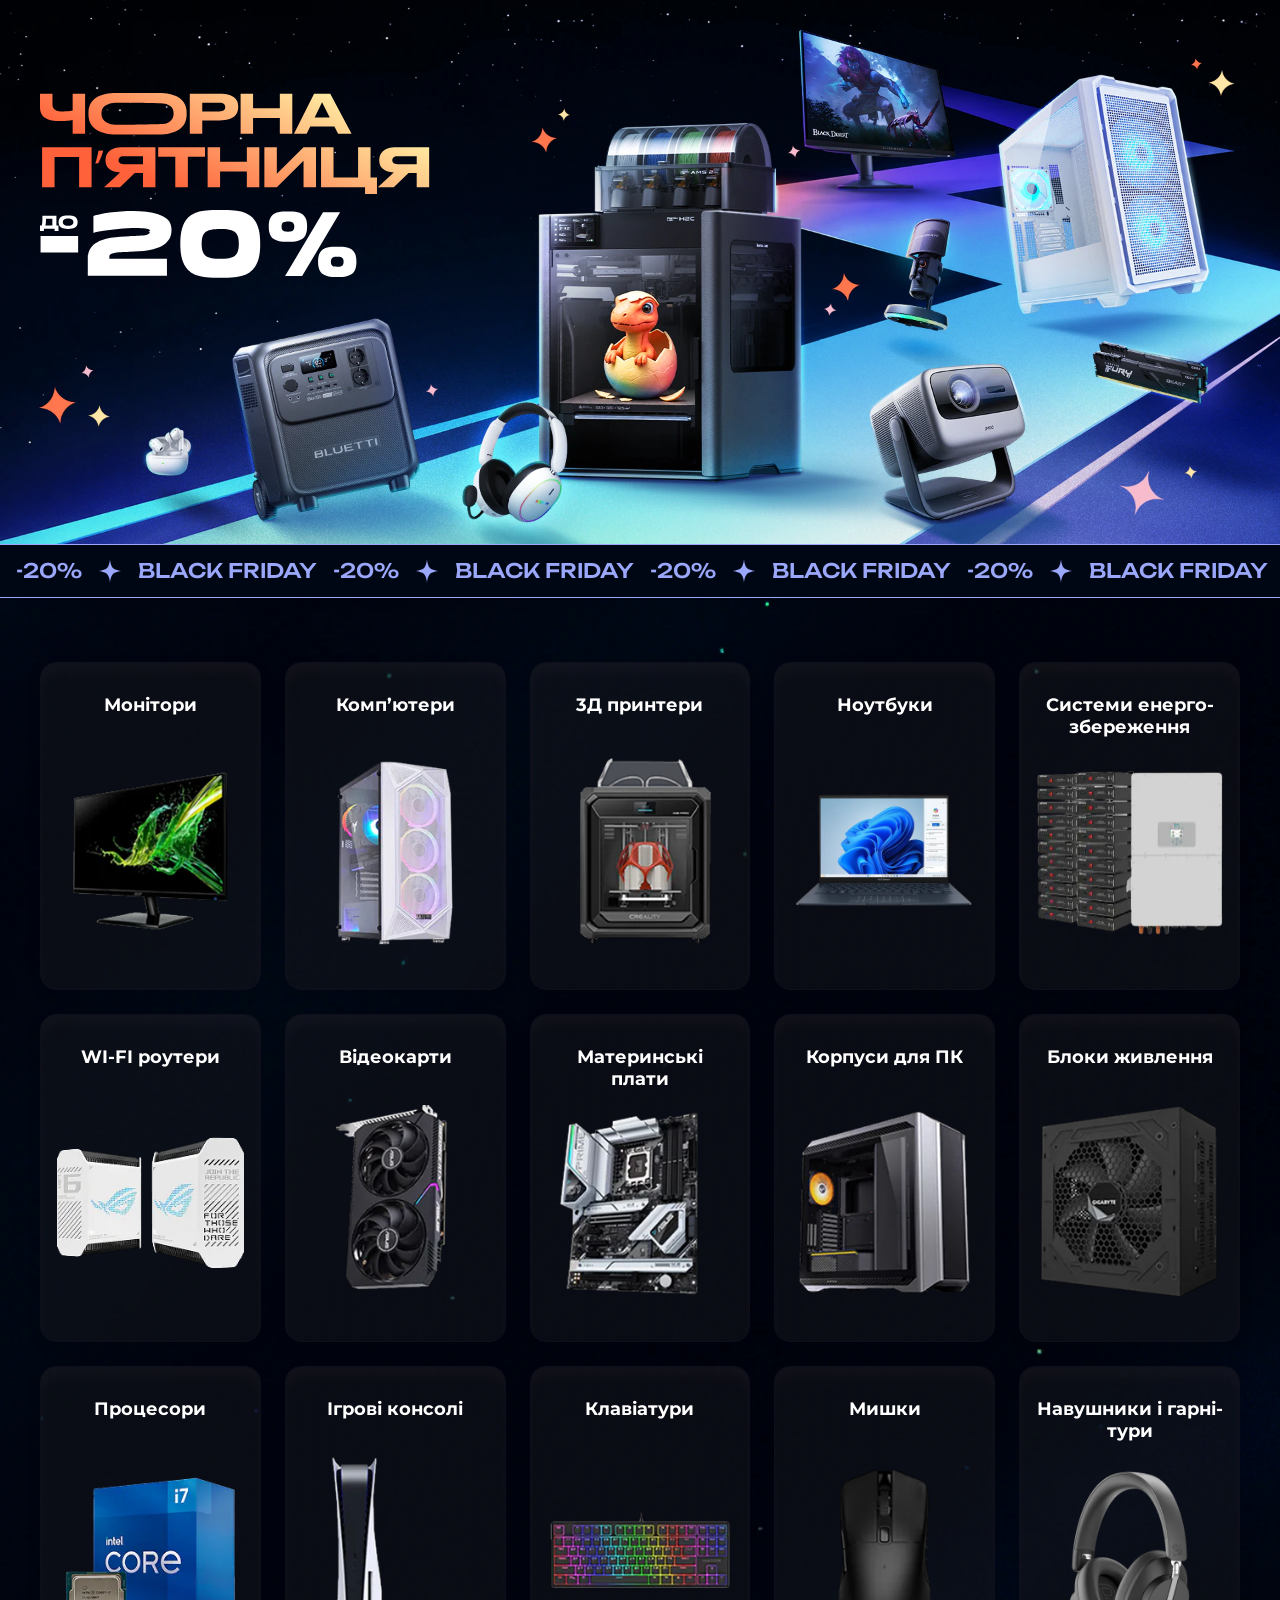
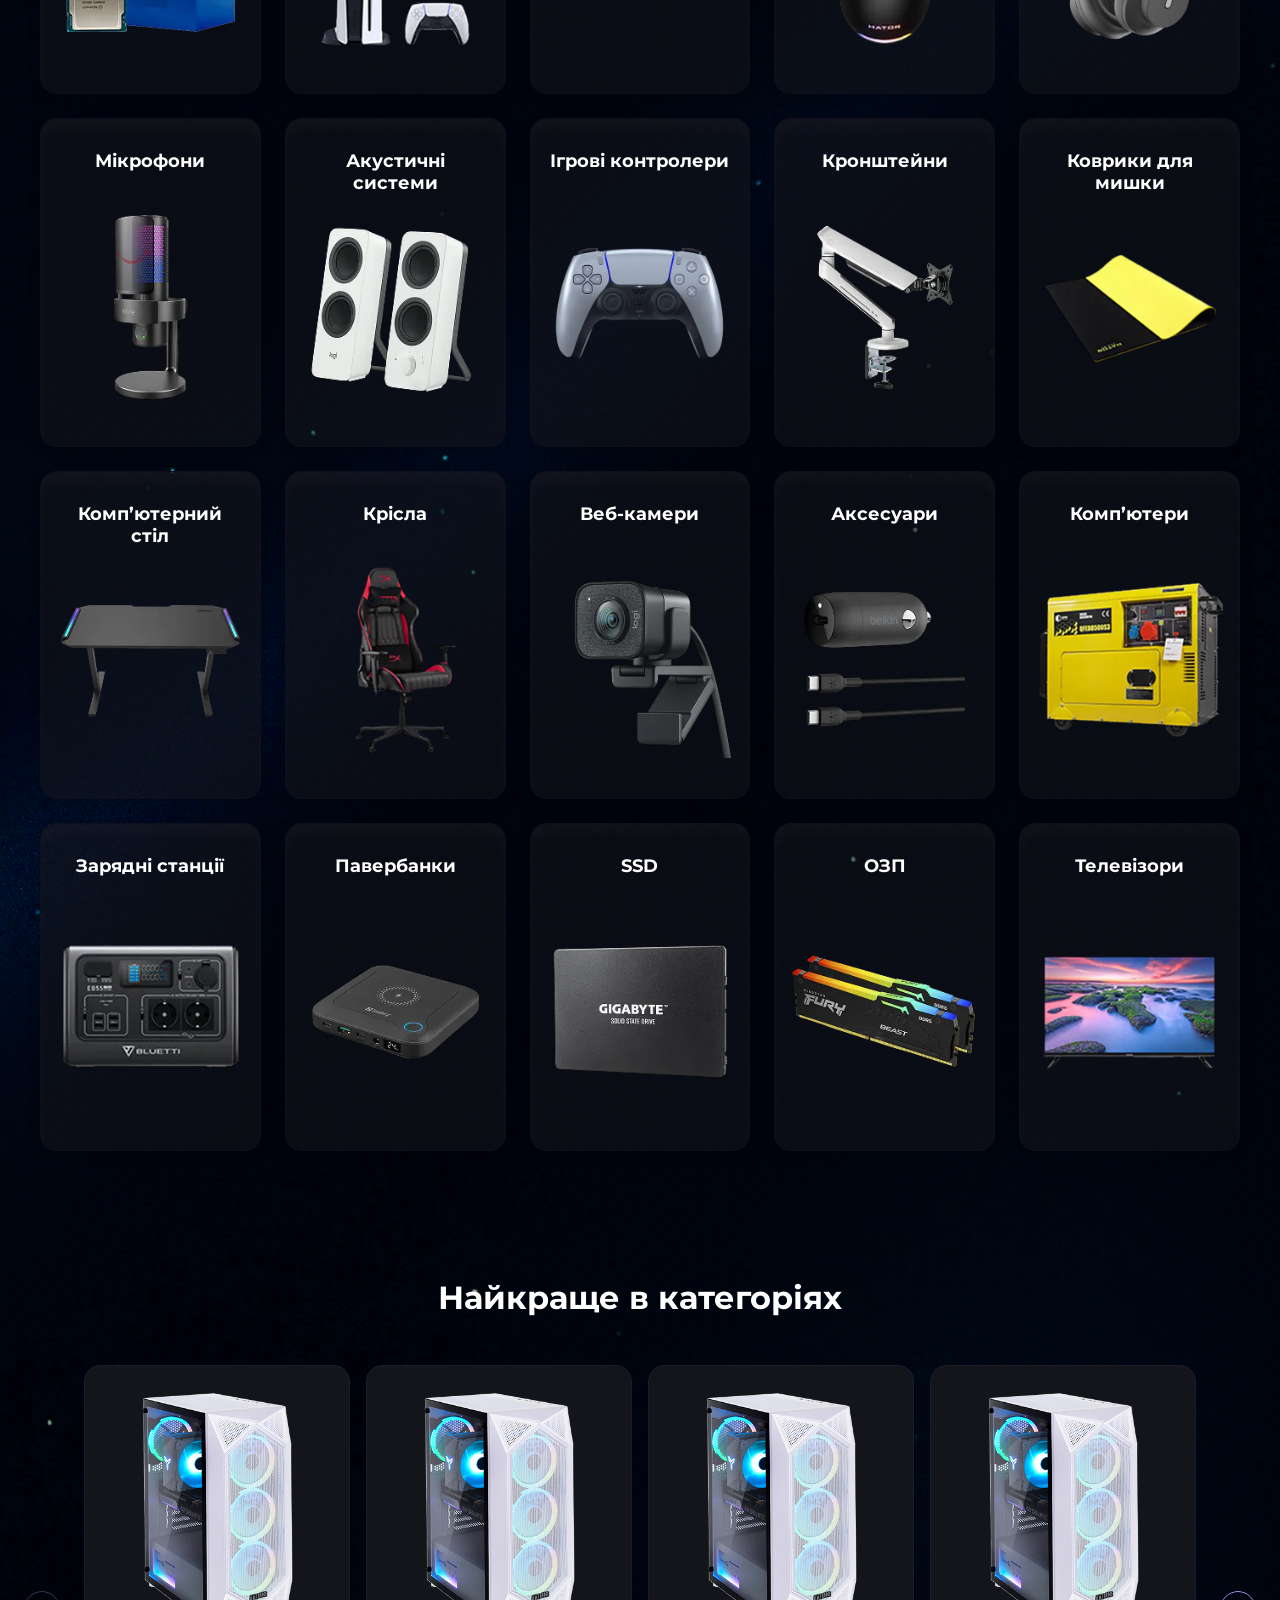
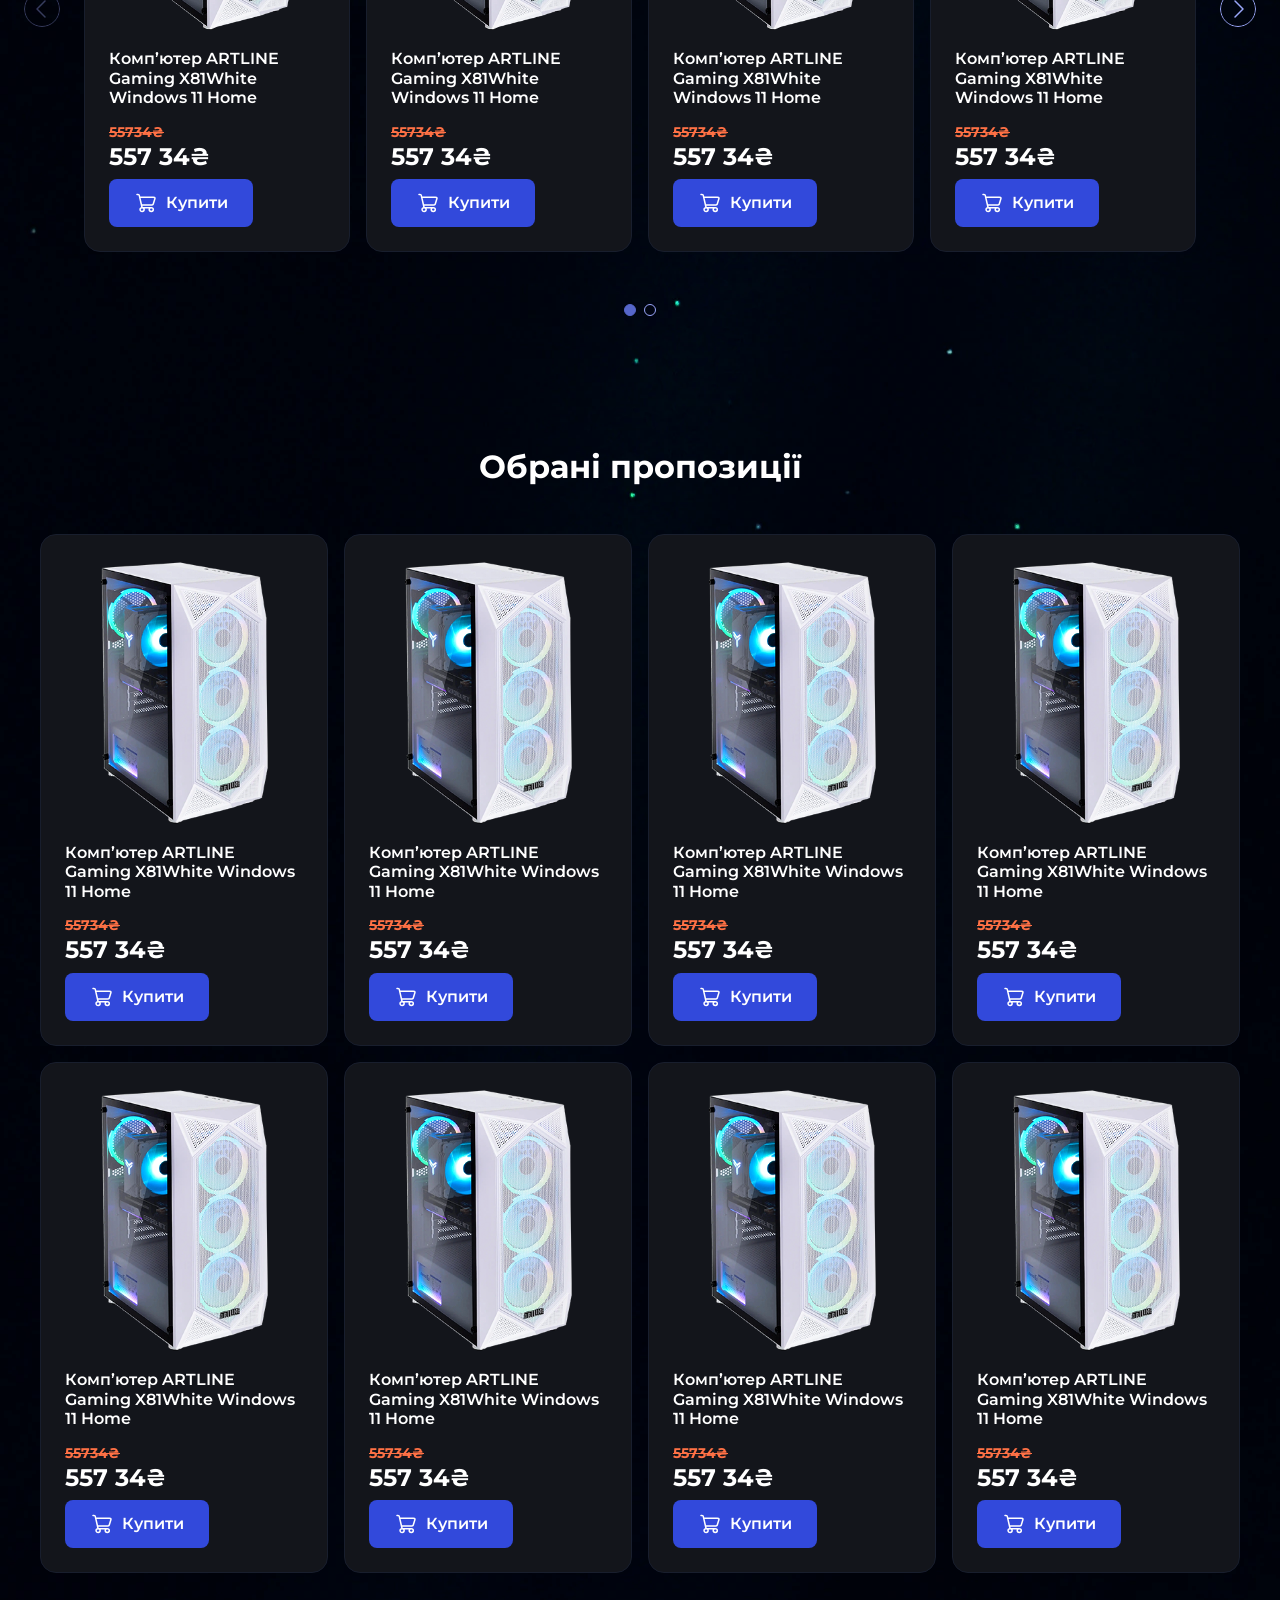
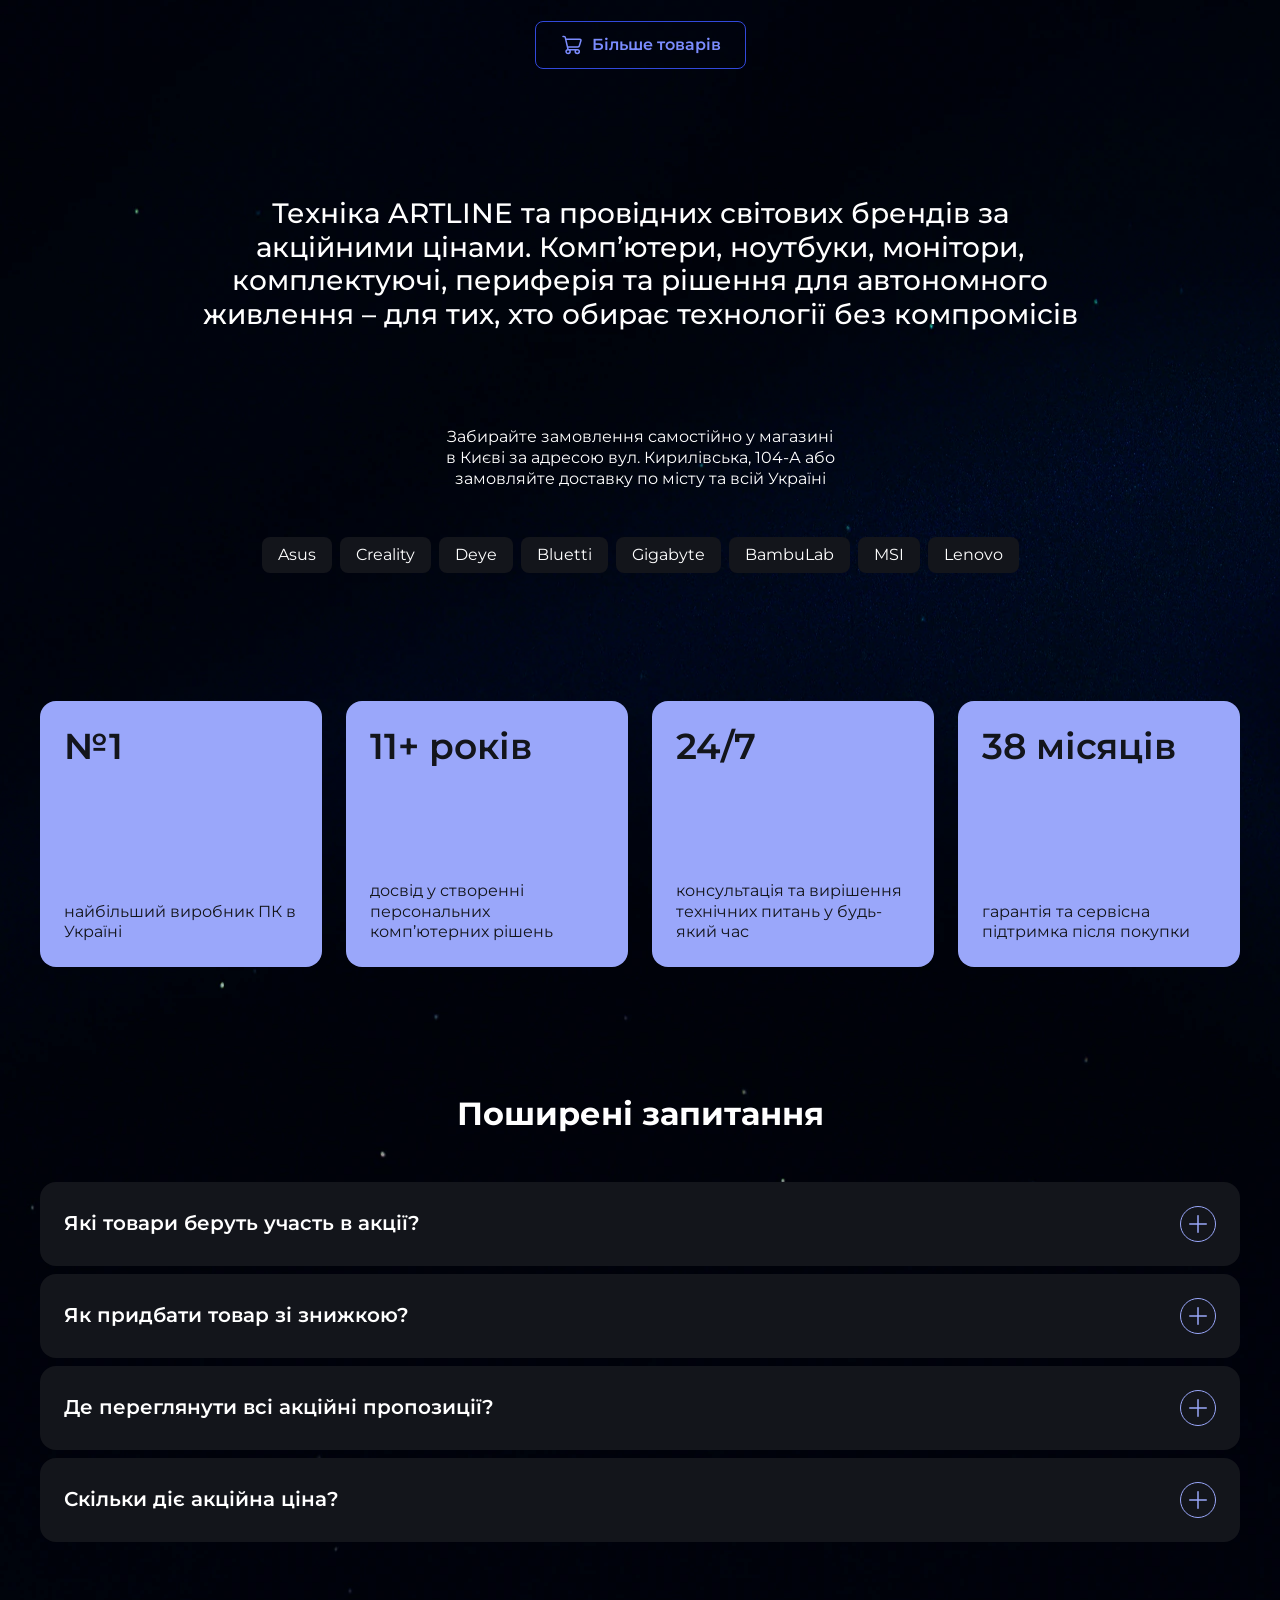
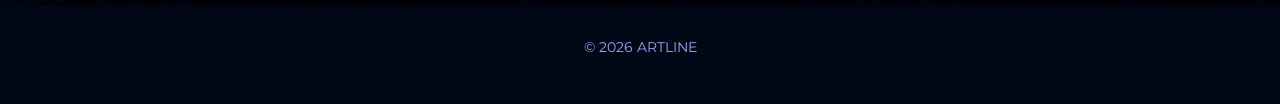
<file: docs/index.html>
<!DOCTYPE html>
<!--
  Додаткові ефекти (v2): кожен вмикається класом на <html>.
  Прибрати ефект — видаліть його клас; прибрати всі — видаліть класи
  та підключення css/animations.css і js/animations.js. Розмітку змінювати не треба.
    fx-marquee  — рух бігучого рядка
    fx-reveal   — поява блоків під час прокрутки (на мобільному — спрощена)
    fx-parallax — паралакс банера (лише десктоп ≥ 1024 px)
    fx-bg-parallax — фон під контентом рухається повільніше за сторінку (лише десктоп ≥ 1024 px;
                     швидкість — BG_SPEED у js/animations.js)
-->
<html lang="uk" class="fx-marquee fx-reveal fx-parallax fx-bg-parallax">
<head>
  <meta charset="utf-8">
  <meta name="viewport" content="width=device-width, initial-scale=1">
  <title>Чорна п’ятниця в ARTLINE — знижки до −20%</title>
  <meta name="description" content="Чорна п’ятниця в ARTLINE: знижки до −20% на комп’ютери, ноутбуки, монітори, комплектуючі, периферію та рішення для автономного живлення.">
  <meta name="theme-color" content="#000714">
  <!-- Тестова публікація: не індексувати -->
  <meta name="robots" content="noindex">

  <!-- Позначка, що JS увімкнено (для прогресивного покращення) -->
  <script>document.documentElement.classList.add('js');</script>

  <!-- Шрифти: Montserrat (основний), Unbounded (лише символи бігучого рядка) -->
  <link rel="preconnect" href="https://fonts.googleapis.com">
  <link rel="preconnect" href="https://fonts.gstatic.com" crossorigin>
  <link rel="stylesheet" href="https://fonts.googleapis.com/css2?family=Unbounded:wght@500&amp;text=-20%25%20BLACKFRIDAY&amp;display=swap">
  <link rel="stylesheet" href="https://fonts.googleapis.com/css2?family=Montserrat:wght@400;500;600;700&amp;display=swap">

  <!-- Перший екран: банер завантажується з високим пріоритетом -->
  <link rel="preload" as="image" href="assets/optimized/Banner_375.webp" media="(max-width: 767px)">
  <link rel="preload" as="image" href="assets/optimized/Banner_1920.webp" media="(min-width: 768px) and (max-width: 1920px)">
  <link rel="preload" as="image" href="assets/optimized/Banner_2560.webp" media="(min-width: 1921px)">

  <link rel="stylesheet" href="css/style.css">
  <link rel="stylesheet" href="css/animations.css">

  <!-- TODO: вставити код аналітики (Google Analytics / Meta Pixel) -->
</head>
<body>
  <!--
    УСІ ПОСИЛАННЯ на товари й категорії задаються в одному файлі: js/links.js
    У розмітці посилання позначені атрибутом data-link="ключ" і мають заглушку href="#".
  -->

  <a class="skip-link" href="#main">Перейти до вмісту</a>

  <!-- ===== Перший екран: банер ===== -->
  <header class="hero">
    <!--
      Банер: спершу легка версія (1920 / 2560). Після завантаження сторінки main.js
      підміняє srcset на data-hires (4840) — для екранів від 2560 CSS px
      або з щільністю пікселів від 1.5.
    -->
    <picture class="hero__picture">
      <source media="(max-width: 767px)" srcset="assets/optimized/Banner_375.webp" width="375" height="618">
      <source media="(min-width: 2560px)" srcset="assets/optimized/Banner_2560.webp" data-hires="assets/optimized/Banner_4840.webp" width="2560" height="897">
      <source media="(min-width: 1921px) and (min-resolution: 1.5dppx)" srcset="assets/optimized/Banner_2560.webp" data-hires="assets/optimized/Banner_4840.webp" width="2560" height="897">
      <source media="(min-resolution: 1.5dppx)" srcset="assets/optimized/Banner_1920.webp" data-hires="assets/optimized/Banner_4840.webp" width="1920" height="897">
      <source media="(min-width: 1921px)" srcset="assets/optimized/Banner_2560.webp" width="2560" height="897">
      <img class="hero__img" src="assets/optimized/Banner_1920.webp" width="1920" height="897" alt="" fetchpriority="high" decoding="async">
    </picture>

    <div class="container hero__inner">
      <h1 class="hero__title">
        <img class="hero__title-img" src="assets/SVG/Text%20block_ua.svg" width="587" height="277" alt="Чорна п’ятниця — знижки до −20%">
      </h1>
    </div>

    <!-- Бігучий рядок (декоративний, у v1 статичний) -->
    <div class="ticker" aria-hidden="true">
      <div class="ticker__track">
        <span class="ticker__item">-20%</span><img class="ticker__star" src="assets/figma/icons/star.svg" width="24" height="24" alt=""><span class="ticker__item">Black Friday</span>
        <span class="ticker__item">-20%</span><img class="ticker__star" src="assets/figma/icons/star.svg" width="24" height="24" alt=""><span class="ticker__item">Black Friday</span>
        <span class="ticker__item">-20%</span><img class="ticker__star" src="assets/figma/icons/star.svg" width="24" height="24" alt=""><span class="ticker__item">Black Friday</span>
        <span class="ticker__item">-20%</span><img class="ticker__star" src="assets/figma/icons/star.svg" width="24" height="24" alt=""><span class="ticker__item">Black Friday</span>
        <span class="ticker__item">-20%</span><img class="ticker__star" src="assets/figma/icons/star.svg" width="24" height="24" alt=""><span class="ticker__item">Black Friday</span>
        <span class="ticker__item">-20%</span><img class="ticker__star" src="assets/figma/icons/star.svg" width="24" height="24" alt=""><span class="ticker__item">Black Friday</span>
        <span class="ticker__item">-20%</span><img class="ticker__star" src="assets/figma/icons/star.svg" width="24" height="24" alt=""><span class="ticker__item">Black Friday</span>
        <span class="ticker__item">-20%</span><img class="ticker__star" src="assets/figma/icons/star.svg" width="24" height="24" alt=""><span class="ticker__item">Black Friday</span>
        <span class="ticker__item">-20%</span><img class="ticker__star" src="assets/figma/icons/star.svg" width="24" height="24" alt=""><span class="ticker__item">Black Friday</span>
        <span class="ticker__item">-20%</span><img class="ticker__star" src="assets/figma/icons/star.svg" width="24" height="24" alt=""><span class="ticker__item">Black Friday</span>
        <span class="ticker__item">-20%</span><img class="ticker__star" src="assets/figma/icons/star.svg" width="24" height="24" alt=""><span class="ticker__item">Black Friday</span>
        <span class="ticker__item">-20%</span><img class="ticker__star" src="assets/figma/icons/star.svg" width="24" height="24" alt=""><span class="ticker__item">Black Friday</span>
        <span class="ticker__item">-20%</span><img class="ticker__star" src="assets/figma/icons/star.svg" width="24" height="24" alt=""><span class="ticker__item">Black Friday</span>
        <span class="ticker__item">-20%</span><img class="ticker__star" src="assets/figma/icons/star.svg" width="24" height="24" alt=""><span class="ticker__item">Black Friday</span>
        <span class="ticker__item">-20%</span><img class="ticker__star" src="assets/figma/icons/star.svg" width="24" height="24" alt=""><span class="ticker__item">Black Friday</span>
        <span class="ticker__item">-20%</span><img class="ticker__star" src="assets/figma/icons/star.svg" width="24" height="24" alt=""><span class="ticker__item">Black Friday</span>
        <span class="ticker__item">-20%</span><img class="ticker__star" src="assets/figma/icons/star.svg" width="24" height="24" alt=""><span class="ticker__item">Black Friday</span>
        <span class="ticker__item">-20%</span><img class="ticker__star" src="assets/figma/icons/star.svg" width="24" height="24" alt=""><span class="ticker__item">Black Friday</span>
        <span class="ticker__item">-20%</span><img class="ticker__star" src="assets/figma/icons/star.svg" width="24" height="24" alt=""><span class="ticker__item">Black Friday</span>
        <span class="ticker__item">-20%</span><img class="ticker__star" src="assets/figma/icons/star.svg" width="24" height="24" alt=""><span class="ticker__item">Black Friday</span>
      </div>
    </div>
  </header>

  <main class="page" id="main">

    <!-- ===== Категорії ===== -->
    <section class="section categories" aria-labelledby="categories-title">
      <div class="container">
        <h2 class="visually-hidden" id="categories-title">Категорії зі знижками</h2>
        <ul class="categories__list" id="categories-list">
          <li class="categories__item"><a class="category-card" href="#" data-link="cat-monitors" target="_blank" rel="noopener noreferrer" aria-label="Монітори — перейти до категорії на сайті ARTLINE (нова вкладка)"><span class="category-card__title">Монітори</span><img class="category-card__img" src="assets/optimized/categories/monitors.webp" width="220" height="231" alt="" loading="lazy" decoding="async"></a></li>
          <li class="categories__item"><a class="category-card" href="#" data-link="cat-computers" target="_blank" rel="noopener noreferrer" aria-label="Комп’ютери — перейти до категорії на сайті ARTLINE (нова вкладка)"><span class="category-card__title">Комп’ютери</span><img class="category-card__img" src="assets/optimized/categories/computers.webp" width="220" height="231" alt="" loading="lazy" decoding="async"></a></li>
          <li class="categories__item"><a class="category-card" href="#" data-link="cat-3d-printers" target="_blank" rel="noopener noreferrer" aria-label="3Д принтери — перейти до категорії на сайті ARTLINE (нова вкладка)"><span class="category-card__title">3Д принтери</span><img class="category-card__img" src="assets/optimized/categories/3d-printers.webp" width="220" height="231" alt="" loading="lazy" decoding="async"></a></li>
          <li class="categories__item"><a class="category-card" href="#" data-link="cat-laptops" target="_blank" rel="noopener noreferrer" aria-label="Ноутбуки — перейти до категорії на сайті ARTLINE (нова вкладка)"><span class="category-card__title">Ноутбуки</span><img class="category-card__img" src="assets/optimized/categories/laptops.webp" width="220" height="231" alt="" loading="lazy" decoding="async"></a></li>
          <li class="categories__item"><a class="category-card" href="#" data-link="cat-energy-storage" target="_blank" rel="noopener noreferrer" aria-label="Системи енергозбереження — перейти до категорії на сайті ARTLINE (нова вкладка)"><span class="category-card__title">Системи енерго&shy;збереження</span><img class="category-card__img" src="assets/optimized/categories/energy-storage.webp" width="220" height="231" alt="" loading="lazy" decoding="async"></a></li>
          <li class="categories__item"><a class="category-card" href="#" data-link="cat-wifi-routers" target="_blank" rel="noopener noreferrer" aria-label="Wi-Fi роутери — перейти до категорії на сайті ARTLINE (нова вкладка)"><span class="category-card__title">WI-FI роутери</span><img class="category-card__img" src="assets/optimized/categories/wifi-routers.webp" width="220" height="231" alt="" loading="lazy" decoding="async"></a></li>
          <li class="categories__item"><a class="category-card" href="#" data-link="cat-gpu" target="_blank" rel="noopener noreferrer" aria-label="Відеокарти — перейти до категорії на сайті ARTLINE (нова вкладка)"><span class="category-card__title">Відео&shy;карти</span><img class="category-card__img" src="assets/optimized/categories/gpu.webp" width="220" height="231" alt="" loading="lazy" decoding="async"></a></li>
          <li class="categories__item"><a class="category-card" href="#" data-link="cat-motherboards" target="_blank" rel="noopener noreferrer" aria-label="Материнські плати — перейти до категорії на сайті ARTLINE (нова вкладка)"><span class="category-card__title">Материн&shy;ські плати</span><img class="category-card__img" src="assets/optimized/categories/motherboards.webp" width="220" height="231" alt="" loading="lazy" decoding="async"></a></li>
          <li class="categories__item categories__item--extra"><a class="category-card" href="#" data-link="cat-pc-cases" target="_blank" rel="noopener noreferrer" aria-label="Корпуси для ПК — перейти до категорії на сайті ARTLINE (нова вкладка)"><span class="category-card__title">Корпуси для ПК</span><img class="category-card__img" src="assets/optimized/categories/pc-cases.webp" width="220" height="231" alt="" loading="lazy" decoding="async"></a></li>
          <li class="categories__item categories__item--extra"><a class="category-card" href="#" data-link="cat-psu" target="_blank" rel="noopener noreferrer" aria-label="Блоки живлення — перейти до категорії на сайті ARTLINE (нова вкладка)"><span class="category-card__title">Блоки живлення</span><img class="category-card__img" src="assets/optimized/categories/psu.webp" width="220" height="231" alt="" loading="lazy" decoding="async"></a></li>
          <li class="categories__item categories__item--extra"><a class="category-card" href="#" data-link="cat-cpu" target="_blank" rel="noopener noreferrer" aria-label="Процесори — перейти до категорії на сайті ARTLINE (нова вкладка)"><span class="category-card__title">Проце&shy;сори</span><img class="category-card__img" src="assets/optimized/categories/cpu.webp" width="220" height="231" alt="" loading="lazy" decoding="async"></a></li>
          <li class="categories__item categories__item--extra"><a class="category-card" href="#" data-link="cat-consoles" target="_blank" rel="noopener noreferrer" aria-label="Ігрові консолі — перейти до категорії на сайті ARTLINE (нова вкладка)"><span class="category-card__title">Ігрові консолі</span><img class="category-card__img" src="assets/optimized/categories/consoles.webp" width="220" height="231" alt="" loading="lazy" decoding="async"></a></li>
          <li class="categories__item categories__item--extra"><a class="category-card" href="#" data-link="cat-keyboards" target="_blank" rel="noopener noreferrer" aria-label="Клавіатури — перейти до категорії на сайті ARTLINE (нова вкладка)"><span class="category-card__title">Клавіа&shy;тури</span><img class="category-card__img" src="assets/optimized/categories/keyboards.webp" width="220" height="231" alt="" loading="lazy" decoding="async"></a></li>
          <li class="categories__item categories__item--extra"><a class="category-card" href="#" data-link="cat-mice" target="_blank" rel="noopener noreferrer" aria-label="Мишки — перейти до категорії на сайті ARTLINE (нова вкладка)"><span class="category-card__title">Мишки</span><img class="category-card__img" src="assets/optimized/categories/mice.webp" width="220" height="231" alt="" loading="lazy" decoding="async"></a></li>
          <li class="categories__item categories__item--extra"><a class="category-card" href="#" data-link="cat-headphones" target="_blank" rel="noopener noreferrer" aria-label="Навушники і гарнітури — перейти до категорії на сайті ARTLINE (нова вкладка)"><span class="category-card__title">Навуш&shy;ники і гарні&shy;тури</span><img class="category-card__img" src="assets/optimized/categories/headphones.webp" width="220" height="231" alt="" loading="lazy" decoding="async"></a></li>
          <li class="categories__item categories__item--extra"><a class="category-card" href="#" data-link="cat-microphones" target="_blank" rel="noopener noreferrer" aria-label="Мікрофони — перейти до категорії на сайті ARTLINE (нова вкладка)"><span class="category-card__title">Мікро&shy;фони</span><img class="category-card__img" src="assets/optimized/categories/microphones.webp" width="220" height="231" alt="" loading="lazy" decoding="async"></a></li>
          <li class="categories__item categories__item--extra"><a class="category-card" href="#" data-link="cat-speakers" target="_blank" rel="noopener noreferrer" aria-label="Акустичні системи — перейти до категорії на сайті ARTLINE (нова вкладка)"><span class="category-card__title">Акустич&shy;ні системи</span><img class="category-card__img" src="assets/optimized/categories/speakers.webp" width="220" height="231" alt="" loading="lazy" decoding="async"></a></li>
          <li class="categories__item categories__item--extra"><a class="category-card" href="#" data-link="cat-gamepads" target="_blank" rel="noopener noreferrer" aria-label="Ігрові контролери — перейти до категорії на сайті ARTLINE (нова вкладка)"><span class="category-card__title">Ігрові контро&shy;лери</span><img class="category-card__img" src="assets/optimized/categories/gamepads.webp" width="220" height="231" alt="" loading="lazy" decoding="async"></a></li>
          <li class="categories__item categories__item--extra"><a class="category-card" href="#" data-link="cat-monitor-arms" target="_blank" rel="noopener noreferrer" aria-label="Кронштейни — перейти до категорії на сайті ARTLINE (нова вкладка)"><span class="category-card__title">Крон&shy;штейни</span><img class="category-card__img" src="assets/optimized/categories/monitor-arms.webp" width="220" height="231" alt="" loading="lazy" decoding="async"></a></li>
          <li class="categories__item categories__item--extra"><a class="category-card" href="#" data-link="cat-mousepads" target="_blank" rel="noopener noreferrer" aria-label="Коврики для мишки — перейти до категорії на сайті ARTLINE (нова вкладка)"><span class="category-card__title">Коврики для мишки</span><img class="category-card__img" src="assets/optimized/categories/mousepads.webp" width="220" height="231" alt="" loading="lazy" decoding="async"></a></li>
          <li class="categories__item categories__item--extra"><a class="category-card" href="#" data-link="cat-desks" target="_blank" rel="noopener noreferrer" aria-label="Комп’ютерні столи — перейти до категорії на сайті ARTLINE (нова вкладка)"><span class="category-card__title">Комп’ютер&shy;ний стіл</span><img class="category-card__img" src="assets/optimized/categories/desks.webp" width="220" height="231" alt="" loading="lazy" decoding="async"></a></li>
          <li class="categories__item categories__item--extra"><a class="category-card" href="#" data-link="cat-chairs" target="_blank" rel="noopener noreferrer" aria-label="Крісла — перейти до категорії на сайті ARTLINE (нова вкладка)"><span class="category-card__title">Крісла</span><img class="category-card__img" src="assets/optimized/categories/chairs.webp" width="220" height="231" alt="" loading="lazy" decoding="async"></a></li>
          <li class="categories__item categories__item--extra"><a class="category-card" href="#" data-link="cat-webcams" target="_blank" rel="noopener noreferrer" aria-label="Веб-камери — перейти до категорії на сайті ARTLINE (нова вкладка)"><span class="category-card__title">Веб-камери</span><img class="category-card__img" src="assets/optimized/categories/webcams.webp" width="220" height="231" alt="" loading="lazy" decoding="async"></a></li>
          <li class="categories__item categories__item--extra"><a class="category-card" href="#" data-link="cat-accessories" target="_blank" rel="noopener noreferrer" aria-label="Аксесуари — перейти до категорії на сайті ARTLINE (нова вкладка)"><span class="category-card__title">Аксесуари</span><img class="category-card__img" src="assets/optimized/categories/accessories.webp" width="220" height="231" alt="" loading="lazy" decoding="async"></a></li>
          <!-- У макеті ця картка підписана «Комп’ютери», але на фото — генератор. Перевірити підпис. -->
          <li class="categories__item categories__item--extra"><a class="category-card" href="#" data-link="cat-computers-2" target="_blank" rel="noopener noreferrer" aria-label="Комп’ютери — перейти до категорії на сайті ARTLINE (нова вкладка)"><span class="category-card__title">Комп’ютери</span><img class="category-card__img" src="assets/optimized/categories/generators.webp" width="220" height="231" alt="" loading="lazy" decoding="async"></a></li>
          <li class="categories__item categories__item--extra"><a class="category-card" href="#" data-link="cat-charging-stations" target="_blank" rel="noopener noreferrer" aria-label="Зарядні станції — перейти до категорії на сайті ARTLINE (нова вкладка)"><span class="category-card__title">Зарядні стан&shy;ції</span><img class="category-card__img" src="assets/optimized/categories/charging-stations.webp" width="220" height="231" alt="" loading="lazy" decoding="async"></a></li>
          <li class="categories__item categories__item--extra"><a class="category-card" href="#" data-link="cat-powerbanks" target="_blank" rel="noopener noreferrer" aria-label="Павербанки — перейти до категорії на сайті ARTLINE (нова вкладка)"><span class="category-card__title">Павер&shy;банки</span><img class="category-card__img" src="assets/optimized/categories/powerbanks.webp" width="220" height="231" alt="" loading="lazy" decoding="async"></a></li>
          <li class="categories__item categories__item--extra"><a class="category-card" href="#" data-link="cat-ssd" target="_blank" rel="noopener noreferrer" aria-label="SSD — перейти до категорії на сайті ARTLINE (нова вкладка)"><span class="category-card__title">SSD</span><img class="category-card__img" src="assets/optimized/categories/ssd.webp" width="220" height="231" alt="" loading="lazy" decoding="async"></a></li>
          <li class="categories__item categories__item--extra"><a class="category-card" href="#" data-link="cat-ram" target="_blank" rel="noopener noreferrer" aria-label="Оперативна пам’ять (ОЗП) — перейти до категорії на сайті ARTLINE (нова вкладка)"><span class="category-card__title">ОЗП</span><img class="category-card__img" src="assets/optimized/categories/ram.webp" width="220" height="231" alt="" loading="lazy" decoding="async"></a></li>
          <li class="categories__item categories__item--extra"><a class="category-card" href="#" data-link="cat-tv" target="_blank" rel="noopener noreferrer" aria-label="Телевізори — перейти до категорії на сайті ARTLINE (нова вкладка)"><span class="category-card__title">Телеві&shy;зори</span><img class="category-card__img" src="assets/optimized/categories/tv.webp" width="220" height="231" alt="" loading="lazy" decoding="async"></a></li>
        </ul>

        <!-- Лише на мобільному: показати решту категорій -->
        <button class="btn btn--outline categories__toggle" type="button" aria-expanded="false" aria-controls="categories-list" data-categories-toggle>
          <span data-toggle-text>Розгорнути</span>
          <span class="btn__icon btn__icon--chevron" aria-hidden="true"></span>
        </button>
      </div>
    </section>

    <!-- ===== Найкраще в категоріях (слайдер) ===== -->
    <section class="section bestsellers" aria-labelledby="bestsellers-title">
      <div class="container">
        <h2 class="section__title" id="bestsellers-title">Найкраще в категоріях</h2>
      </div>
      <div class="slider" data-slider>
        <button class="slider__arrow slider__arrow--prev" type="button" aria-label="Попередні товари" aria-controls="bestsellers-track" data-slider-prev></button>
        <ul class="slider__track" id="bestsellers-track" tabindex="0" aria-label="Список товарів, гортайте горизонтально" data-slider-track>
          <li class="slider__slide">
            <article class="product-card">
              <img class="product-card__img" src="assets/figma/products/pc-x81-white.png" width="271" height="399" alt="Комп’ютер ARTLINE Gaming X81White" loading="lazy" decoding="async">
              <h3 class="product-card__title">Комп’ютер ARTLINE Gaming X81White Windows 11 Home</h3>
              <div class="product-card__footer">
                <p class="product-card__price"><span class="visually-hidden">Стара ціна: </span><s class="product-card__price-old">55734₴</s> <span class="visually-hidden">Нова ціна: </span><span class="product-card__price-new">557 34₴</span></p>
                <a class="btn btn--primary product-card__buy" href="#" data-link="best-1" target="_blank" rel="noopener noreferrer" aria-label="Купити Комп’ютер ARTLINE Gaming X81White Windows 11 Home на сайті ARTLINE (нова вкладка)"><span class="btn__icon btn__icon--cart" aria-hidden="true"></span><span class="product-card__buy-text">Купити</span></a>
              </div>
            </article>
          </li>
          <li class="slider__slide">
            <article class="product-card">
              <img class="product-card__img" src="assets/figma/products/pc-x81-white.png" width="271" height="399" alt="Комп’ютер ARTLINE Gaming X81White" loading="lazy" decoding="async">
              <h3 class="product-card__title">Комп’ютер ARTLINE Gaming X81White Windows 11 Home</h3>
              <div class="product-card__footer">
                <p class="product-card__price"><span class="visually-hidden">Стара ціна: </span><s class="product-card__price-old">55734₴</s> <span class="visually-hidden">Нова ціна: </span><span class="product-card__price-new">557 34₴</span></p>
                <a class="btn btn--primary product-card__buy" href="#" data-link="best-2" target="_blank" rel="noopener noreferrer" aria-label="Купити Комп’ютер ARTLINE Gaming X81White Windows 11 Home на сайті ARTLINE (нова вкладка)"><span class="btn__icon btn__icon--cart" aria-hidden="true"></span><span class="product-card__buy-text">Купити</span></a>
              </div>
            </article>
          </li>
          <li class="slider__slide">
            <article class="product-card">
              <img class="product-card__img" src="assets/figma/products/pc-x81-white.png" width="271" height="399" alt="Комп’ютер ARTLINE Gaming X81White" loading="lazy" decoding="async">
              <h3 class="product-card__title">Комп’ютер ARTLINE Gaming X81White Windows 11 Home</h3>
              <div class="product-card__footer">
                <p class="product-card__price"><span class="visually-hidden">Стара ціна: </span><s class="product-card__price-old">55734₴</s> <span class="visually-hidden">Нова ціна: </span><span class="product-card__price-new">557 34₴</span></p>
                <a class="btn btn--primary product-card__buy" href="#" data-link="best-3" target="_blank" rel="noopener noreferrer" aria-label="Купити Комп’ютер ARTLINE Gaming X81White Windows 11 Home на сайті ARTLINE (нова вкладка)"><span class="btn__icon btn__icon--cart" aria-hidden="true"></span><span class="product-card__buy-text">Купити</span></a>
              </div>
            </article>
          </li>
          <li class="slider__slide">
            <article class="product-card">
              <img class="product-card__img" src="assets/figma/products/pc-x81-white.png" width="271" height="399" alt="Комп’ютер ARTLINE Gaming X81White" loading="lazy" decoding="async">
              <h3 class="product-card__title">Комп’ютер ARTLINE Gaming X81White Windows 11 Home</h3>
              <div class="product-card__footer">
                <p class="product-card__price"><span class="visually-hidden">Стара ціна: </span><s class="product-card__price-old">55734₴</s> <span class="visually-hidden">Нова ціна: </span><span class="product-card__price-new">557 34₴</span></p>
                <a class="btn btn--primary product-card__buy" href="#" data-link="best-4" target="_blank" rel="noopener noreferrer" aria-label="Купити Комп’ютер ARTLINE Gaming X81White Windows 11 Home на сайті ARTLINE (нова вкладка)"><span class="btn__icon btn__icon--cart" aria-hidden="true"></span><span class="product-card__buy-text">Купити</span></a>
              </div>
            </article>
          </li>
          <li class="slider__slide">
            <article class="product-card">
              <img class="product-card__img" src="assets/figma/products/pc-x81-white.png" width="271" height="399" alt="Комп’ютер ARTLINE Gaming X81White" loading="lazy" decoding="async">
              <h3 class="product-card__title">Комп’ютер ARTLINE Gaming X81White Windows 11 Home</h3>
              <div class="product-card__footer">
                <p class="product-card__price"><span class="visually-hidden">Стара ціна: </span><s class="product-card__price-old">55734₴</s> <span class="visually-hidden">Нова ціна: </span><span class="product-card__price-new">557 34₴</span></p>
                <a class="btn btn--primary product-card__buy" href="#" data-link="best-5" target="_blank" rel="noopener noreferrer" aria-label="Купити Комп’ютер ARTLINE Gaming X81White Windows 11 Home на сайті ARTLINE (нова вкладка)"><span class="btn__icon btn__icon--cart" aria-hidden="true"></span><span class="product-card__buy-text">Купити</span></a>
              </div>
            </article>
          </li>
          <li class="slider__slide">
            <article class="product-card">
              <img class="product-card__img" src="assets/figma/products/pc-x81-white.png" width="271" height="399" alt="Комп’ютер ARTLINE Gaming X81White" loading="lazy" decoding="async">
              <h3 class="product-card__title">Комп’ютер ARTLINE Gaming X81White Windows 11 Home</h3>
              <div class="product-card__footer">
                <p class="product-card__price"><span class="visually-hidden">Стара ціна: </span><s class="product-card__price-old">55734₴</s> <span class="visually-hidden">Нова ціна: </span><span class="product-card__price-new">557 34₴</span></p>
                <a class="btn btn--primary product-card__buy" href="#" data-link="best-6" target="_blank" rel="noopener noreferrer" aria-label="Купити Комп’ютер ARTLINE Gaming X81White Windows 11 Home на сайті ARTLINE (нова вкладка)"><span class="btn__icon btn__icon--cart" aria-hidden="true"></span><span class="product-card__buy-text">Купити</span></a>
              </div>
            </article>
          </li>
          <li class="slider__slide">
            <article class="product-card">
              <img class="product-card__img" src="assets/figma/products/pc-x81-white.png" width="271" height="399" alt="Комп’ютер ARTLINE Gaming X81White" loading="lazy" decoding="async">
              <h3 class="product-card__title">Комп’ютер ARTLINE Gaming X81White Windows 11 Home</h3>
              <div class="product-card__footer">
                <p class="product-card__price"><span class="visually-hidden">Стара ціна: </span><s class="product-card__price-old">55734₴</s> <span class="visually-hidden">Нова ціна: </span><span class="product-card__price-new">557 34₴</span></p>
                <a class="btn btn--primary product-card__buy" href="#" data-link="best-7" target="_blank" rel="noopener noreferrer" aria-label="Купити Комп’ютер ARTLINE Gaming X81White Windows 11 Home на сайті ARTLINE (нова вкладка)"><span class="btn__icon btn__icon--cart" aria-hidden="true"></span><span class="product-card__buy-text">Купити</span></a>
              </div>
            </article>
          </li>
        </ul>
        <button class="slider__arrow slider__arrow--next" type="button" aria-label="Наступні товари" aria-controls="bestsellers-track" data-slider-next></button>
        <div class="slider__dots" data-slider-dots></div>
      </div>
    </section>

    <!-- ===== Обрані пропозиції ===== -->
    <section class="section chosen" aria-labelledby="chosen-title">
      <div class="container">
        <h2 class="section__title" id="chosen-title">Обрані пропозиції</h2>
        <ul class="product-grid">
          <li>
            <article class="product-card">
              <img class="product-card__img" src="assets/figma/products/pc-x81-white.png" width="271" height="399" alt="Комп’ютер ARTLINE Gaming X81White" loading="lazy" decoding="async">
              <h3 class="product-card__title">Комп’ютер ARTLINE Gaming X81White Windows 11 Home</h3>
              <div class="product-card__footer">
                <p class="product-card__price"><span class="visually-hidden">Стара ціна: </span><s class="product-card__price-old">55734₴</s> <span class="visually-hidden">Нова ціна: </span><span class="product-card__price-new">557 34₴</span></p>
                <a class="btn btn--primary product-card__buy" href="#" data-link="chosen-1" target="_blank" rel="noopener noreferrer" aria-label="Купити Комп’ютер ARTLINE Gaming X81White Windows 11 Home на сайті ARTLINE (нова вкладка)"><span class="btn__icon btn__icon--cart" aria-hidden="true"></span><span class="product-card__buy-text">Купити</span></a>
              </div>
            </article>
          </li>
          <li>
            <article class="product-card">
              <img class="product-card__img" src="assets/figma/products/pc-x81-white.png" width="271" height="399" alt="Комп’ютер ARTLINE Gaming X81White" loading="lazy" decoding="async">
              <h3 class="product-card__title">Комп’ютер ARTLINE Gaming X81White Windows 11 Home</h3>
              <div class="product-card__footer">
                <p class="product-card__price"><span class="visually-hidden">Стара ціна: </span><s class="product-card__price-old">55734₴</s> <span class="visually-hidden">Нова ціна: </span><span class="product-card__price-new">557 34₴</span></p>
                <a class="btn btn--primary product-card__buy" href="#" data-link="chosen-2" target="_blank" rel="noopener noreferrer" aria-label="Купити Комп’ютер ARTLINE Gaming X81White Windows 11 Home на сайті ARTLINE (нова вкладка)"><span class="btn__icon btn__icon--cart" aria-hidden="true"></span><span class="product-card__buy-text">Купити</span></a>
              </div>
            </article>
          </li>
          <li>
            <article class="product-card">
              <img class="product-card__img" src="assets/figma/products/pc-x81-white.png" width="271" height="399" alt="Комп’ютер ARTLINE Gaming X81White" loading="lazy" decoding="async">
              <h3 class="product-card__title">Комп’ютер ARTLINE Gaming X81White Windows 11 Home</h3>
              <div class="product-card__footer">
                <p class="product-card__price"><span class="visually-hidden">Стара ціна: </span><s class="product-card__price-old">55734₴</s> <span class="visually-hidden">Нова ціна: </span><span class="product-card__price-new">557 34₴</span></p>
                <a class="btn btn--primary product-card__buy" href="#" data-link="chosen-3" target="_blank" rel="noopener noreferrer" aria-label="Купити Комп’ютер ARTLINE Gaming X81White Windows 11 Home на сайті ARTLINE (нова вкладка)"><span class="btn__icon btn__icon--cart" aria-hidden="true"></span><span class="product-card__buy-text">Купити</span></a>
              </div>
            </article>
          </li>
          <li>
            <article class="product-card">
              <img class="product-card__img" src="assets/figma/products/pc-x81-white.png" width="271" height="399" alt="Комп’ютер ARTLINE Gaming X81White" loading="lazy" decoding="async">
              <h3 class="product-card__title">Комп’ютер ARTLINE Gaming X81White Windows 11 Home</h3>
              <div class="product-card__footer">
                <p class="product-card__price"><span class="visually-hidden">Стара ціна: </span><s class="product-card__price-old">55734₴</s> <span class="visually-hidden">Нова ціна: </span><span class="product-card__price-new">557 34₴</span></p>
                <a class="btn btn--primary product-card__buy" href="#" data-link="chosen-4" target="_blank" rel="noopener noreferrer" aria-label="Купити Комп’ютер ARTLINE Gaming X81White Windows 11 Home на сайті ARTLINE (нова вкладка)"><span class="btn__icon btn__icon--cart" aria-hidden="true"></span><span class="product-card__buy-text">Купити</span></a>
              </div>
            </article>
          </li>
          <li>
            <article class="product-card">
              <img class="product-card__img" src="assets/figma/products/pc-x81-white.png" width="271" height="399" alt="Комп’ютер ARTLINE Gaming X81White" loading="lazy" decoding="async">
              <h3 class="product-card__title">Комп’ютер ARTLINE Gaming X81White Windows 11 Home</h3>
              <div class="product-card__footer">
                <p class="product-card__price"><span class="visually-hidden">Стара ціна: </span><s class="product-card__price-old">55734₴</s> <span class="visually-hidden">Нова ціна: </span><span class="product-card__price-new">557 34₴</span></p>
                <a class="btn btn--primary product-card__buy" href="#" data-link="chosen-5" target="_blank" rel="noopener noreferrer" aria-label="Купити Комп’ютер ARTLINE Gaming X81White Windows 11 Home на сайті ARTLINE (нова вкладка)"><span class="btn__icon btn__icon--cart" aria-hidden="true"></span><span class="product-card__buy-text">Купити</span></a>
              </div>
            </article>
          </li>
          <li>
            <article class="product-card">
              <img class="product-card__img" src="assets/figma/products/pc-x81-white.png" width="271" height="399" alt="Комп’ютер ARTLINE Gaming X81White" loading="lazy" decoding="async">
              <h3 class="product-card__title">Комп’ютер ARTLINE Gaming X81White Windows 11 Home</h3>
              <div class="product-card__footer">
                <p class="product-card__price"><span class="visually-hidden">Стара ціна: </span><s class="product-card__price-old">55734₴</s> <span class="visually-hidden">Нова ціна: </span><span class="product-card__price-new">557 34₴</span></p>
                <a class="btn btn--primary product-card__buy" href="#" data-link="chosen-6" target="_blank" rel="noopener noreferrer" aria-label="Купити Комп’ютер ARTLINE Gaming X81White Windows 11 Home на сайті ARTLINE (нова вкладка)"><span class="btn__icon btn__icon--cart" aria-hidden="true"></span><span class="product-card__buy-text">Купити</span></a>
              </div>
            </article>
          </li>
          <li>
            <article class="product-card">
              <img class="product-card__img" src="assets/figma/products/pc-x81-white.png" width="271" height="399" alt="Комп’ютер ARTLINE Gaming X81White" loading="lazy" decoding="async">
              <h3 class="product-card__title">Комп’ютер ARTLINE Gaming X81White Windows 11 Home</h3>
              <div class="product-card__footer">
                <p class="product-card__price"><span class="visually-hidden">Стара ціна: </span><s class="product-card__price-old">55734₴</s> <span class="visually-hidden">Нова ціна: </span><span class="product-card__price-new">557 34₴</span></p>
                <a class="btn btn--primary product-card__buy" href="#" data-link="chosen-7" target="_blank" rel="noopener noreferrer" aria-label="Купити Комп’ютер ARTLINE Gaming X81White Windows 11 Home на сайті ARTLINE (нова вкладка)"><span class="btn__icon btn__icon--cart" aria-hidden="true"></span><span class="product-card__buy-text">Купити</span></a>
              </div>
            </article>
          </li>
          <li>
            <article class="product-card">
              <img class="product-card__img" src="assets/figma/products/pc-x81-white.png" width="271" height="399" alt="Комп’ютер ARTLINE Gaming X81White" loading="lazy" decoding="async">
              <h3 class="product-card__title">Комп’ютер ARTLINE Gaming X81White Windows 11 Home</h3>
              <div class="product-card__footer">
                <p class="product-card__price"><span class="visually-hidden">Стара ціна: </span><s class="product-card__price-old">55734₴</s> <span class="visually-hidden">Нова ціна: </span><span class="product-card__price-new">557 34₴</span></p>
                <a class="btn btn--primary product-card__buy" href="#" data-link="chosen-8" target="_blank" rel="noopener noreferrer" aria-label="Купити Комп’ютер ARTLINE Gaming X81White Windows 11 Home на сайті ARTLINE (нова вкладка)"><span class="btn__icon btn__icon--cart" aria-hidden="true"></span><span class="product-card__buy-text">Купити</span></a>
              </div>
            </article>
          </li>
        </ul>
        <a class="btn btn--outline chosen__more" href="#" data-link="more-products" target="_blank" rel="noopener noreferrer" aria-label="Більше товарів зі знижками на сайті ARTLINE (нова вкладка)">
          <span class="btn__icon btn__icon--cart-outline" aria-hidden="true"></span>
          <span>Більше товарів</span>
        </a>
      </div>
    </section>

    <!-- ===== Про магазин ===== -->
    <section class="section about" aria-labelledby="about-title">
      <div class="container about__inner">
        <h2 class="visually-hidden" id="about-title">Про ARTLINE</h2>
        <p class="about__lead">Техніка ARTLINE та провідних світових брендів за акційними цінами. Комп’ютери, ноутбуки, монітори, комплектуючі, периферія та рішення для автономного живлення – для тих, хто обирає технології без компромісів</p>
        <div class="about__info">
          <p class="about__text">Забирайте замовлення самостійно у магазині в Києві за адресою вул. Кирилівська, 104-А або замовляйте доставку по місту та всій Україні</p>
          <ul class="about__brands" aria-label="Бренди в акції">
            <li class="about__brand">Asus</li>
            <li class="about__brand">Creality</li>
            <li class="about__brand">Deye</li>
            <li class="about__brand">Bluetti</li>
            <li class="about__brand">Gigabyte</li>
            <li class="about__brand">BambuLab</li>
            <li class="about__brand">MSI</li>
            <li class="about__brand">Lenovo</li>
          </ul>
        </div>
      </div>
    </section>

    <!-- ===== Переваги ===== -->
    <section class="section advantages" aria-labelledby="advantages-title">
      <div class="container container--narrow">
        <h2 class="visually-hidden" id="advantages-title">Чому обирають ARTLINE</h2>
        <ul class="advantages__list">
          <li class="advantage-card"><p class="advantage-card__value">№1</p><p class="advantage-card__text">найбільший виробник ПК в Україні</p></li>
          <li class="advantage-card"><p class="advantage-card__value">11+ років</p><p class="advantage-card__text">досвід у створенні персональних комп’ютерних рішень</p></li>
          <li class="advantage-card"><p class="advantage-card__value">24/7</p><p class="advantage-card__text">консультація та вирішення технічних питань у будь-який час</p></li>
          <li class="advantage-card"><p class="advantage-card__value">38 місяців</p><p class="advantage-card__text">гарантія та сервісна підтримка після покупки</p></li>
        </ul>
      </div>
    </section>

    <!-- ===== Поширені запитання (нативний акордеон details/summary) ===== -->
    <section class="section faq" aria-labelledby="faq-title">
      <div class="container container--narrow">
        <h2 class="section__title" id="faq-title">Поширені запитання</h2>
        <div class="faq__list">
          <details class="faq__item">
            <summary class="faq__question">Які товари беруть участь в акції?<span class="faq__icon" aria-hidden="true"></span></summary>
            <p class="faq__answer">В акції беруть участь товари, позначені спеціальною ціною на artline.ua. На цій сторінці ми зібрали актуальні категорії та найвигідніші пропозиції</p>
          </details>
          <details class="faq__item">
            <summary class="faq__question">Як придбати товар зі знижкою?<span class="faq__icon" aria-hidden="true"></span></summary>
            <!-- TODO: текст відповіді відсутній у макеті — перевірити -->
            <p class="faq__answer">Оберіть товар на цій сторінці та натисніть «Купити» — відкриється його сторінка на artline.ua, де можна оформити замовлення за акційною ціною.</p>
          </details>
          <details class="faq__item">
            <summary class="faq__question">Де переглянути всі акційні пропозиції?<span class="faq__icon" aria-hidden="true"></span></summary>
            <!-- TODO: текст відповіді відсутній у макеті — перевірити -->
            <p class="faq__answer">Натисніть «Більше товарів» у блоці «Обрані пропозиції» — відкриється повний каталог акційних товарів на artline.ua.</p>
          </details>
          <details class="faq__item">
            <summary class="faq__question">Скільки діє акційна ціна?<span class="faq__icon" aria-hidden="true"></span></summary>
            <!-- TODO: текст відповіді відсутній у макеті — вказати реальні дати акції -->
            <p class="faq__answer">Акційні ціни діють протягом періоду Чорної п’ятниці або до закінчення товару на складі.</p>
          </details>
        </div>
      </div>
    </section>
  </main>

  <!-- ===== Підвал ===== -->
  <footer class="footer">
    <div class="container footer__inner">
      <p class="footer__copy">© 2026 ARTLINE</p>
    </div>
  </footer>

  <script src="js/links.js"></script>
  <script src="js/main.js"></script>
  <script src="js/animations.js"></script>
</body>
</html>
</file>
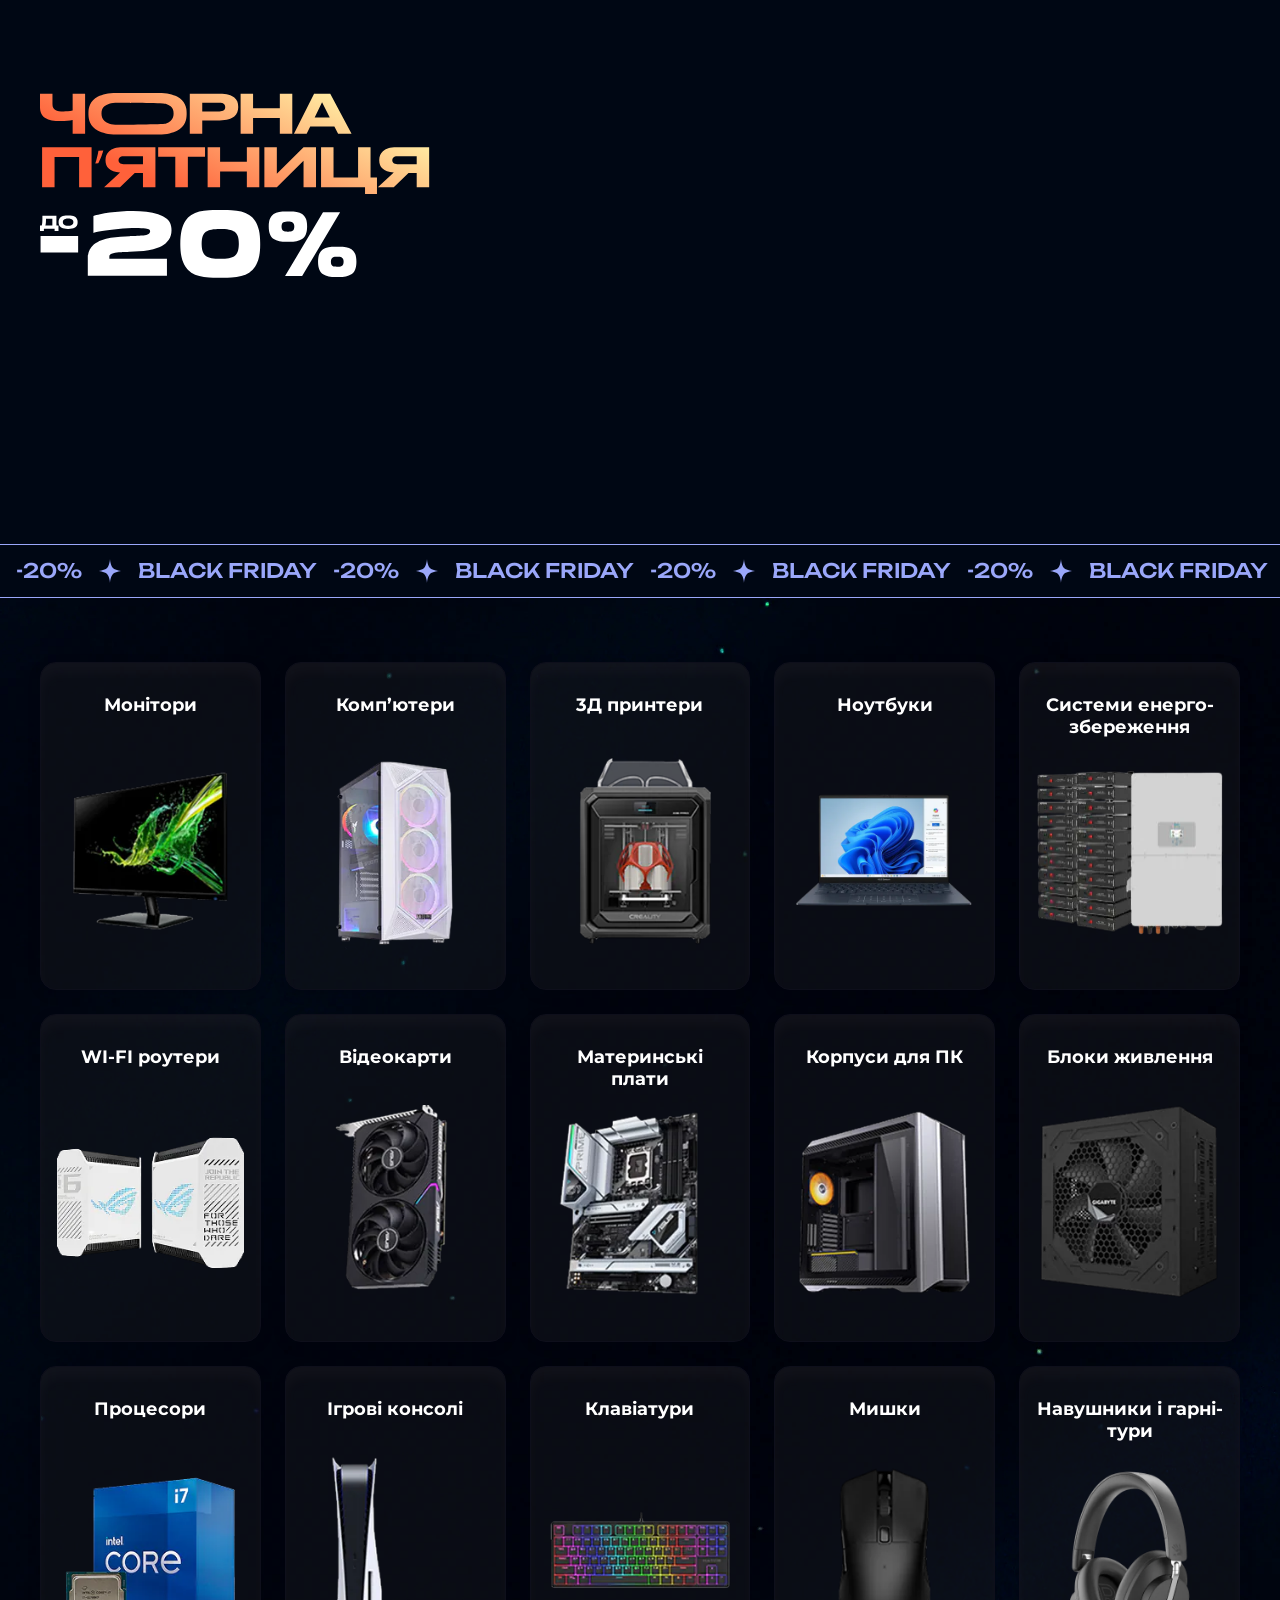
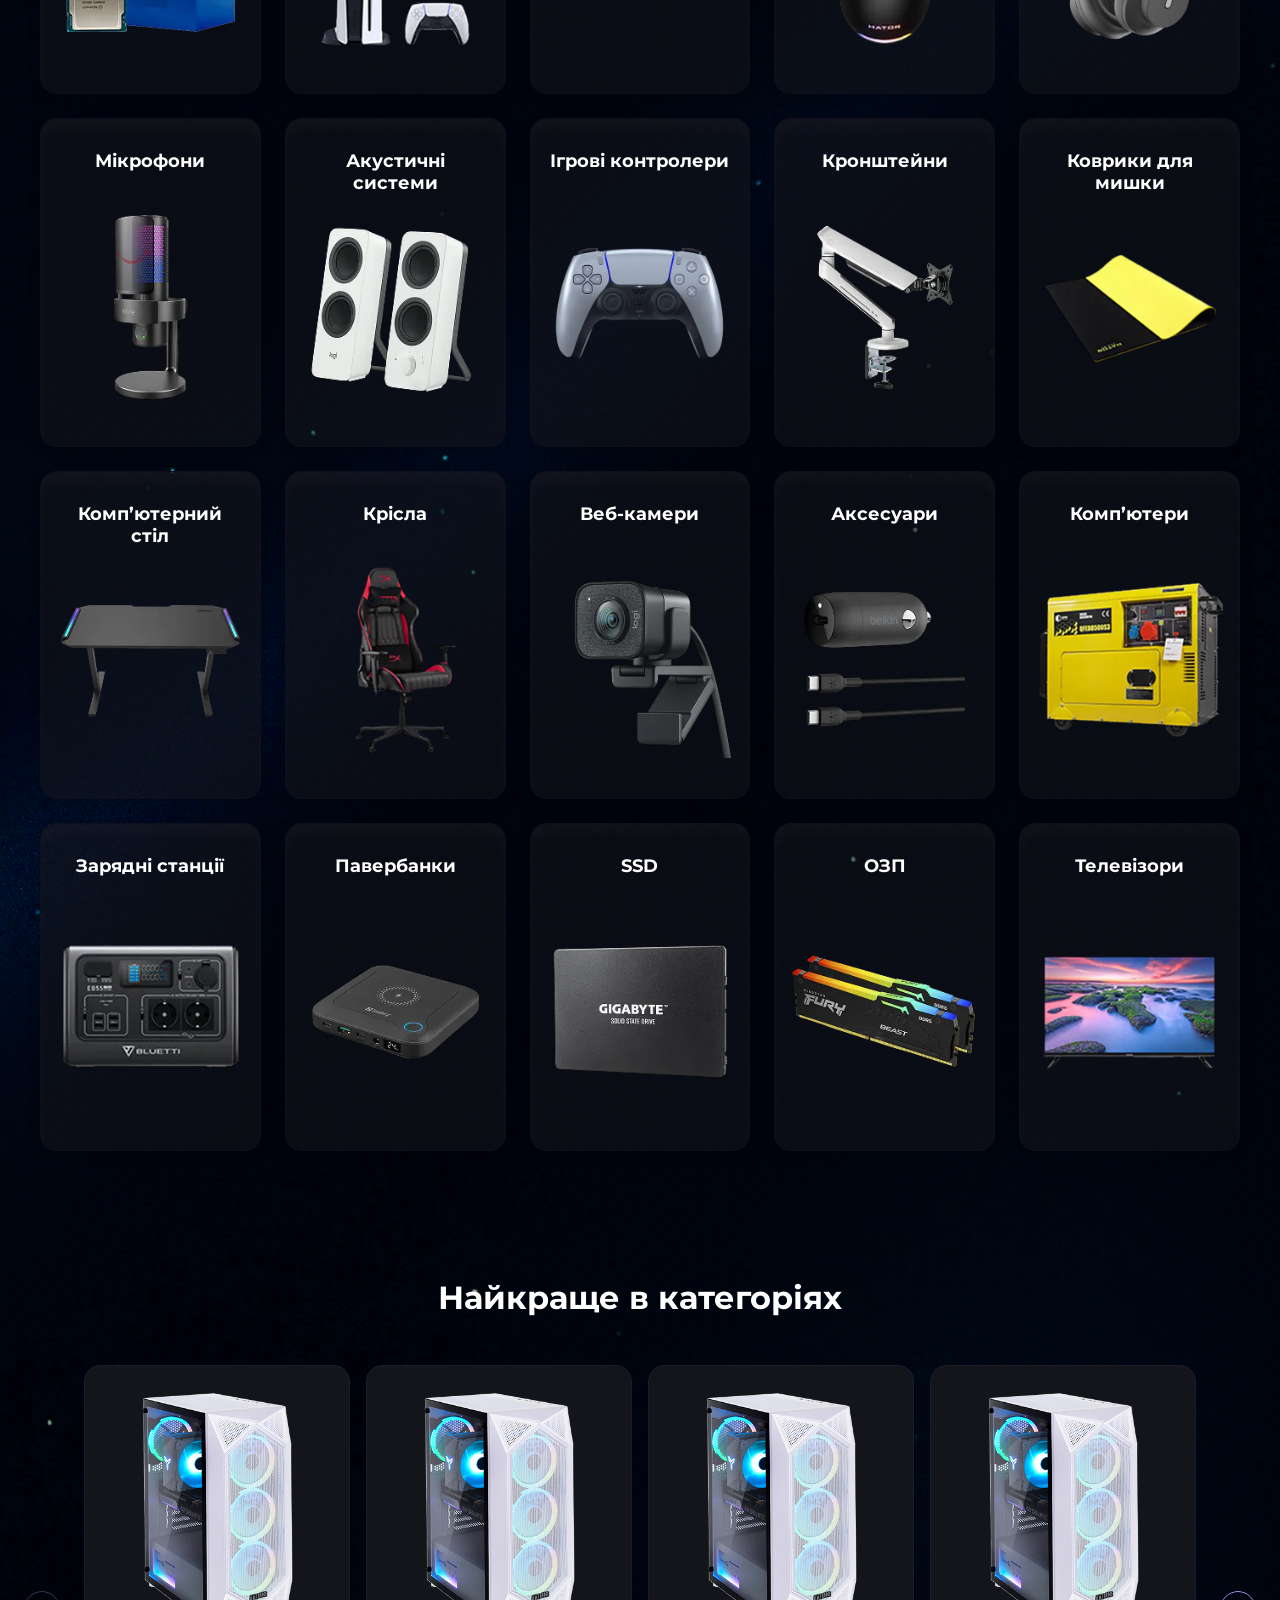
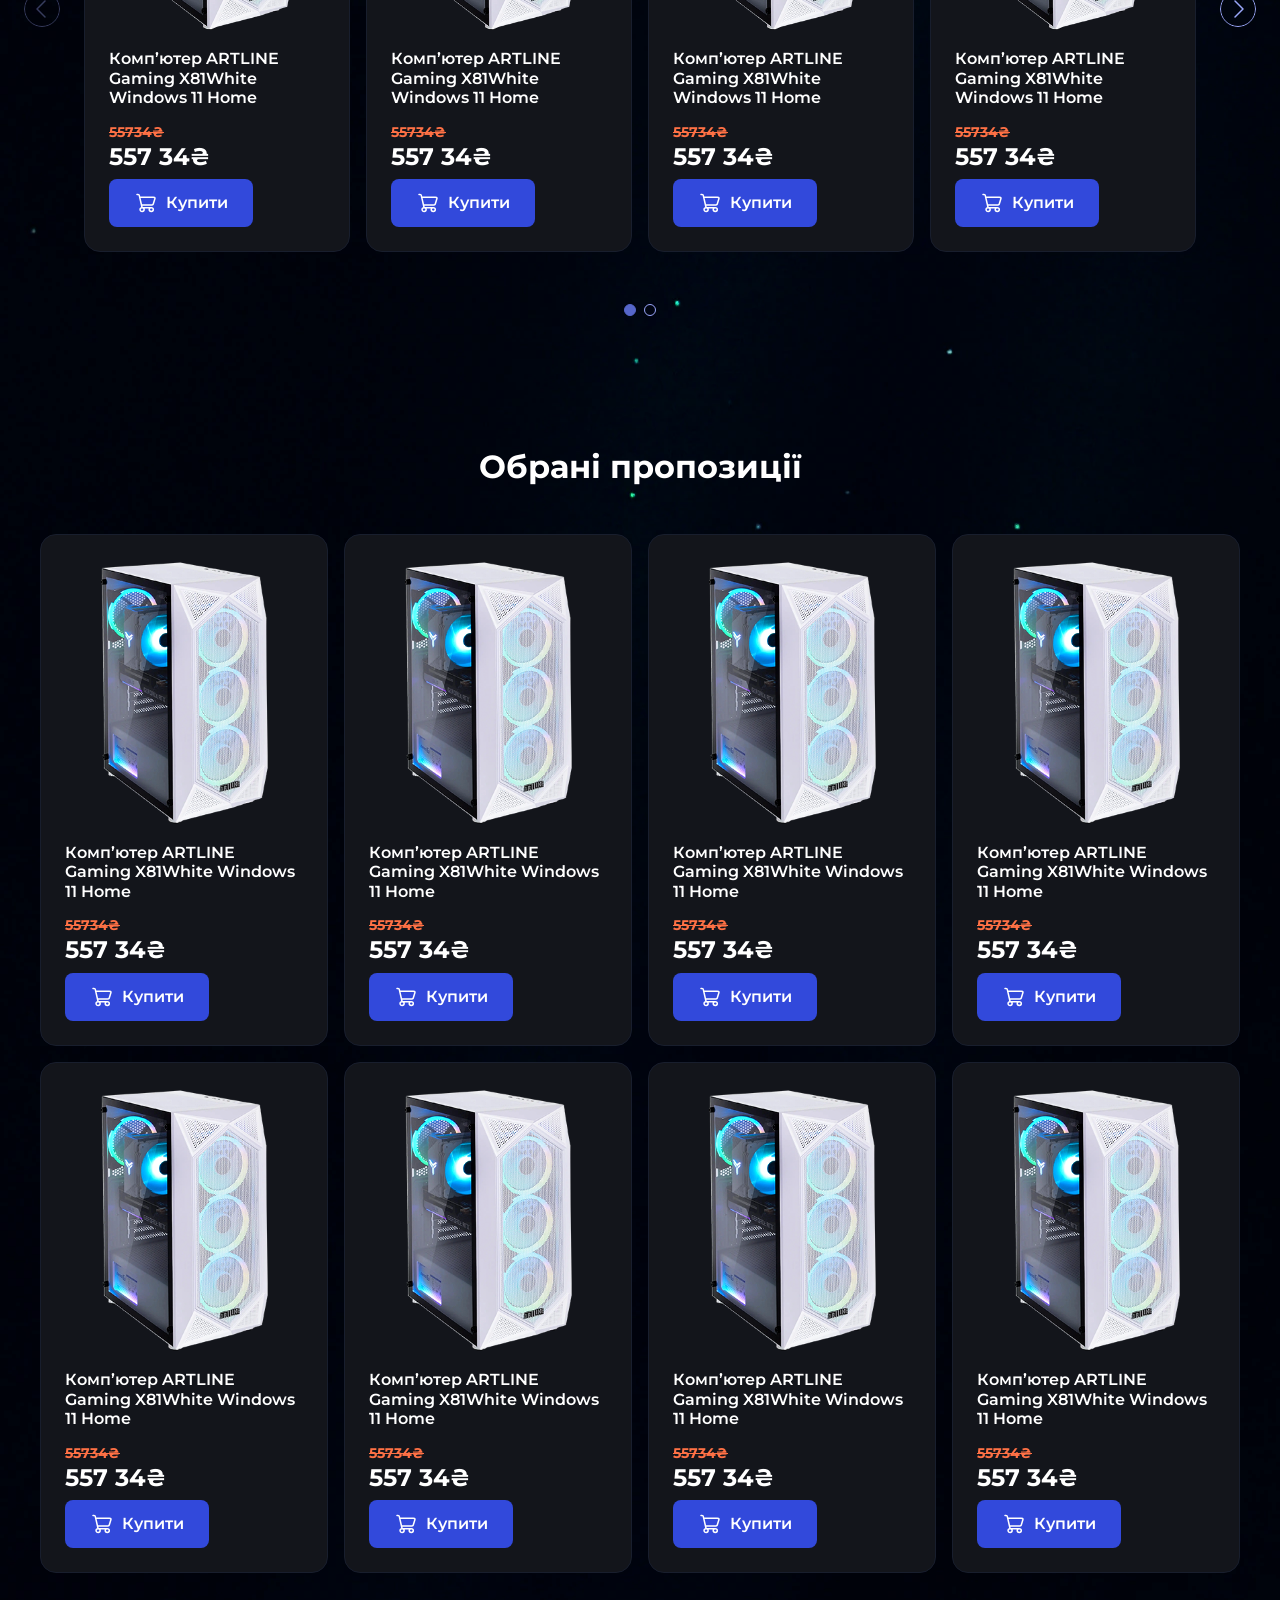
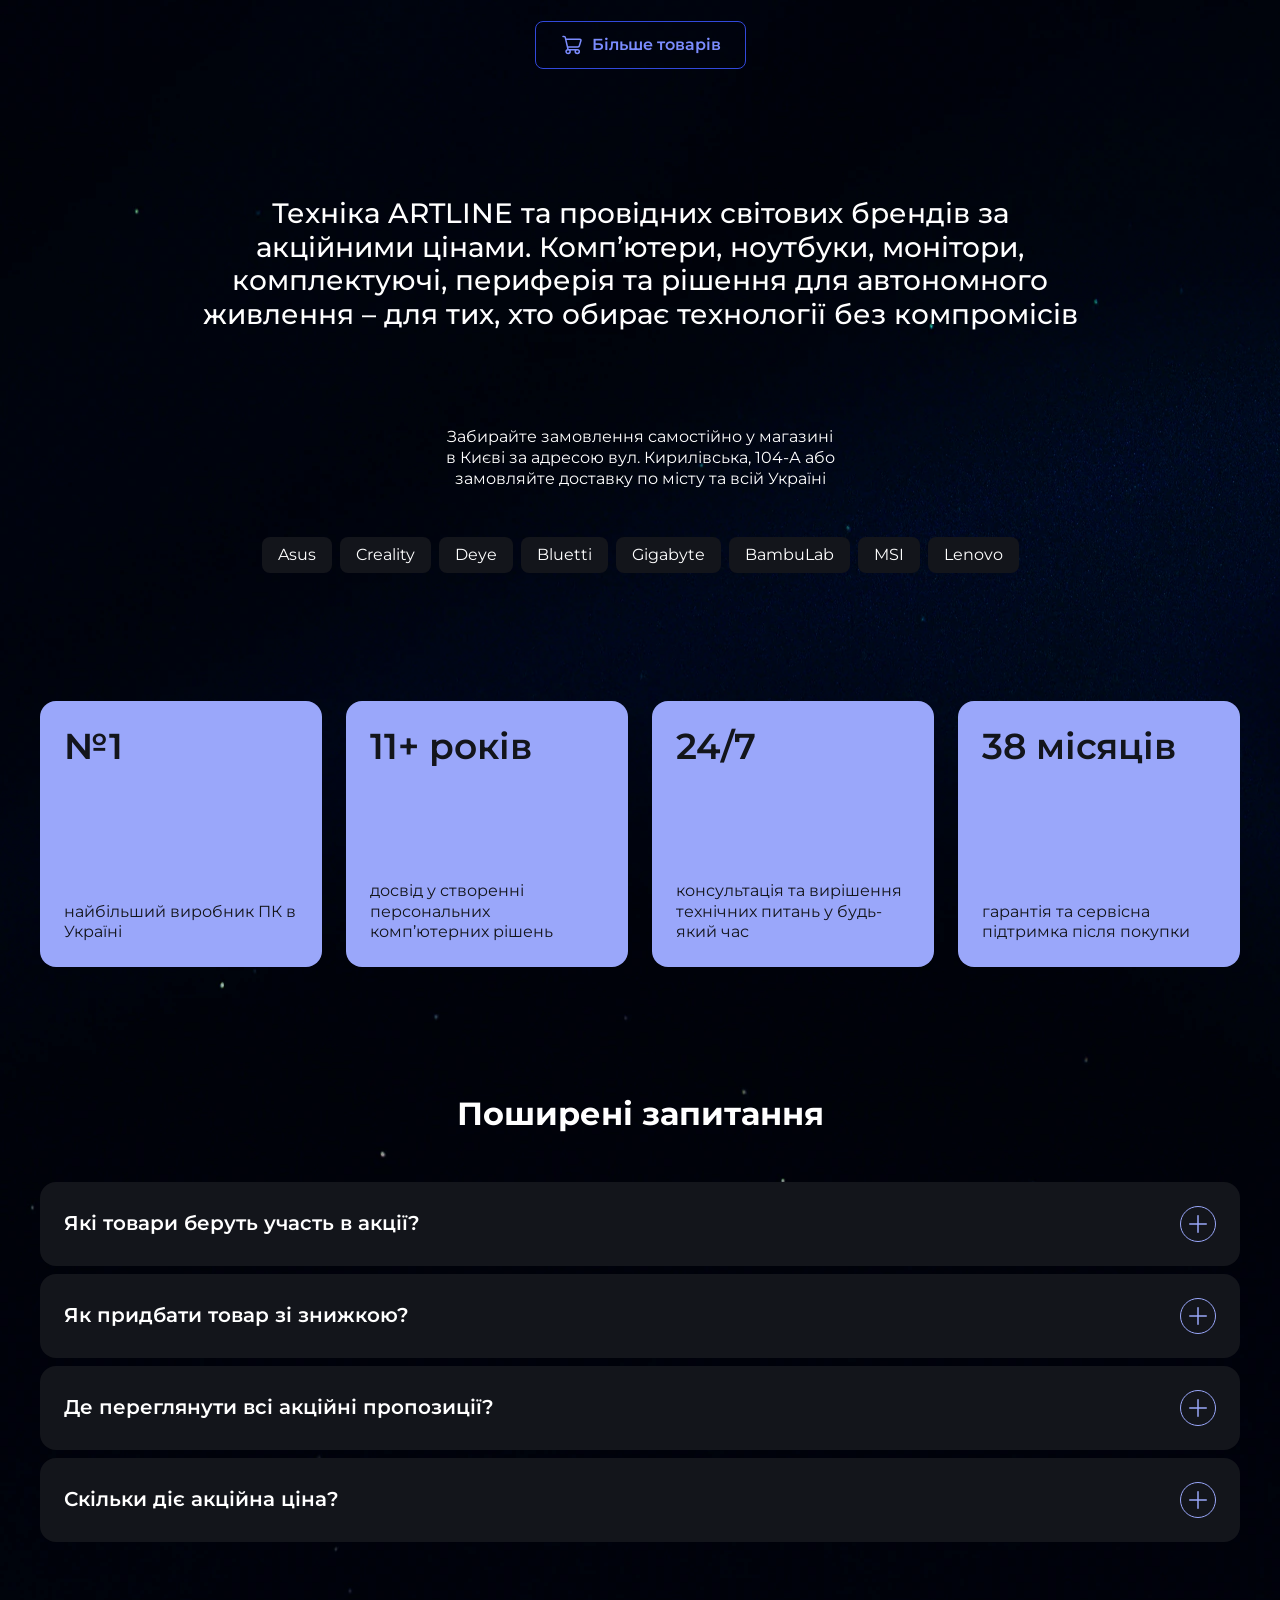
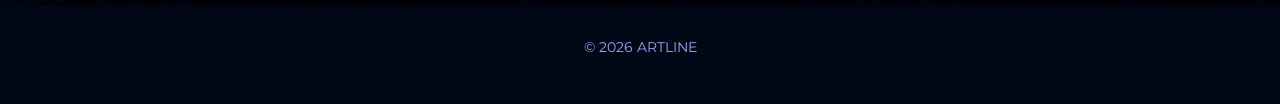
<file: v4-bg-parallax/index.html>
<!DOCTYPE html>
<!--
  Додаткові ефекти (v2): кожен вмикається класом на <html>.
  Прибрати ефект — видаліть його клас; прибрати всі — видаліть класи
  та підключення css/animations.css і js/animations.js. Розмітку змінювати не треба.
    fx-marquee  — рух бігучого рядка
    fx-reveal   — поява блоків під час прокрутки (на мобільному — спрощена)
    fx-parallax — паралакс банера (лише десктоп ≥ 1024 px)
    fx-bg-parallax — фон під контентом рухається повільніше за сторінку (лише десктоп ≥ 1024 px;
                     швидкість — BG_SPEED у js/animations.js)
-->
<html lang="uk" class="fx-marquee fx-reveal fx-parallax fx-bg-parallax">
<head>
  <meta charset="utf-8">
  <meta name="viewport" content="width=device-width, initial-scale=1">
  <title>Чорна п’ятниця в ARTLINE — знижки до −20%</title>
  <meta name="description" content="Чорна п’ятниця в ARTLINE: знижки до −20% на комп’ютери, ноутбуки, монітори, комплектуючі, периферію та рішення для автономного живлення.">
  <meta name="theme-color" content="#000714">

  <!-- Позначка, що JS увімкнено (для прогресивного покращення) -->
  <script>document.documentElement.classList.add('js');</script>

  <!-- Шрифти: Montserrat (основний), Unbounded (лише символи бігучого рядка) -->
  <link rel="preconnect" href="https://fonts.googleapis.com">
  <link rel="preconnect" href="https://fonts.gstatic.com" crossorigin>
  <link rel="stylesheet" href="https://fonts.googleapis.com/css2?family=Unbounded:wght@500&amp;text=-20%25%20BLACKFRIDAY&amp;display=swap">
  <link rel="stylesheet" href="https://fonts.googleapis.com/css2?family=Montserrat:wght@400;500;600;700&amp;display=swap">

  <!-- Перший екран: банер завантажується з високим пріоритетом -->
  <link rel="preload" as="image" href="../assets/optimized/Banner_375.webp" media="(max-width: 767px)">
  <link rel="preload" as="image" href="../assets/optimized/Banner_1920.webp" media="(min-width: 768px) and (max-width: 1920px)">
  <link rel="preload" as="image" href="../assets/optimized/Banner_2560.webp" media="(min-width: 1921px)">

  <link rel="stylesheet" href="css/style.css">
  <link rel="stylesheet" href="css/animations.css">

  <!-- TODO: вставити код аналітики (Google Analytics / Meta Pixel) -->
</head>
<body>
  <!--
    УСІ ПОСИЛАННЯ на товари й категорії задаються в одному файлі: js/links.js
    У розмітці посилання позначені атрибутом data-link="ключ" і мають заглушку href="#".
  -->

  <a class="skip-link" href="#main">Перейти до вмісту</a>

  <!-- ===== Перший екран: банер ===== -->
  <header class="hero">
    <!--
      Банер: спершу легка версія (1920 / 2560). Після завантаження сторінки main.js
      підміняє srcset на data-hires (4840) — для екранів від 2560 CSS px
      або з щільністю пікселів від 1.5.
    -->
    <picture class="hero__picture">
      <source media="(max-width: 767px)" srcset="../assets/optimized/Banner_375.webp" width="375" height="618">
      <source media="(min-width: 2560px)" srcset="../assets/optimized/Banner_2560.webp" data-hires="../assets/optimized/Banner_4840.webp" width="2560" height="897">
      <source media="(min-width: 1921px) and (min-resolution: 1.5dppx)" srcset="../assets/optimized/Banner_2560.webp" data-hires="../assets/optimized/Banner_4840.webp" width="2560" height="897">
      <source media="(min-resolution: 1.5dppx)" srcset="../assets/optimized/Banner_1920.webp" data-hires="../assets/optimized/Banner_4840.webp" width="1920" height="897">
      <source media="(min-width: 1921px)" srcset="../assets/optimized/Banner_2560.webp" width="2560" height="897">
      <img class="hero__img" src="../assets/optimized/Banner_1920.webp" width="1920" height="897" alt="" fetchpriority="high" decoding="async">
    </picture>

    <div class="container hero__inner">
      <h1 class="hero__title">
        <img class="hero__title-img" src="../assets/SVG/Text%20block_ua.svg" width="587" height="277" alt="Чорна п’ятниця — знижки до −20%">
      </h1>
    </div>

    <!-- Бігучий рядок (декоративний, у v1 статичний) -->
    <div class="ticker" aria-hidden="true">
      <div class="ticker__track">
        <span class="ticker__item">-20%</span><img class="ticker__star" src="../assets/figma/icons/star.svg" width="24" height="24" alt=""><span class="ticker__item">Black Friday</span>
        <span class="ticker__item">-20%</span><img class="ticker__star" src="../assets/figma/icons/star.svg" width="24" height="24" alt=""><span class="ticker__item">Black Friday</span>
        <span class="ticker__item">-20%</span><img class="ticker__star" src="../assets/figma/icons/star.svg" width="24" height="24" alt=""><span class="ticker__item">Black Friday</span>
        <span class="ticker__item">-20%</span><img class="ticker__star" src="../assets/figma/icons/star.svg" width="24" height="24" alt=""><span class="ticker__item">Black Friday</span>
        <span class="ticker__item">-20%</span><img class="ticker__star" src="../assets/figma/icons/star.svg" width="24" height="24" alt=""><span class="ticker__item">Black Friday</span>
        <span class="ticker__item">-20%</span><img class="ticker__star" src="../assets/figma/icons/star.svg" width="24" height="24" alt=""><span class="ticker__item">Black Friday</span>
        <span class="ticker__item">-20%</span><img class="ticker__star" src="../assets/figma/icons/star.svg" width="24" height="24" alt=""><span class="ticker__item">Black Friday</span>
        <span class="ticker__item">-20%</span><img class="ticker__star" src="../assets/figma/icons/star.svg" width="24" height="24" alt=""><span class="ticker__item">Black Friday</span>
        <span class="ticker__item">-20%</span><img class="ticker__star" src="../assets/figma/icons/star.svg" width="24" height="24" alt=""><span class="ticker__item">Black Friday</span>
        <span class="ticker__item">-20%</span><img class="ticker__star" src="../assets/figma/icons/star.svg" width="24" height="24" alt=""><span class="ticker__item">Black Friday</span>
        <span class="ticker__item">-20%</span><img class="ticker__star" src="../assets/figma/icons/star.svg" width="24" height="24" alt=""><span class="ticker__item">Black Friday</span>
        <span class="ticker__item">-20%</span><img class="ticker__star" src="../assets/figma/icons/star.svg" width="24" height="24" alt=""><span class="ticker__item">Black Friday</span>
        <span class="ticker__item">-20%</span><img class="ticker__star" src="../assets/figma/icons/star.svg" width="24" height="24" alt=""><span class="ticker__item">Black Friday</span>
        <span class="ticker__item">-20%</span><img class="ticker__star" src="../assets/figma/icons/star.svg" width="24" height="24" alt=""><span class="ticker__item">Black Friday</span>
        <span class="ticker__item">-20%</span><img class="ticker__star" src="../assets/figma/icons/star.svg" width="24" height="24" alt=""><span class="ticker__item">Black Friday</span>
        <span class="ticker__item">-20%</span><img class="ticker__star" src="../assets/figma/icons/star.svg" width="24" height="24" alt=""><span class="ticker__item">Black Friday</span>
        <span class="ticker__item">-20%</span><img class="ticker__star" src="../assets/figma/icons/star.svg" width="24" height="24" alt=""><span class="ticker__item">Black Friday</span>
        <span class="ticker__item">-20%</span><img class="ticker__star" src="../assets/figma/icons/star.svg" width="24" height="24" alt=""><span class="ticker__item">Black Friday</span>
        <span class="ticker__item">-20%</span><img class="ticker__star" src="../assets/figma/icons/star.svg" width="24" height="24" alt=""><span class="ticker__item">Black Friday</span>
        <span class="ticker__item">-20%</span><img class="ticker__star" src="../assets/figma/icons/star.svg" width="24" height="24" alt=""><span class="ticker__item">Black Friday</span>
      </div>
    </div>
  </header>

  <main class="page" id="main">

    <!-- ===== Категорії ===== -->
    <section class="section categories" aria-labelledby="categories-title">
      <div class="container">
        <h2 class="visually-hidden" id="categories-title">Категорії зі знижками</h2>
        <ul class="categories__list" id="categories-list">
          <li class="categories__item"><a class="category-card" href="#" data-link="cat-monitors" target="_blank" rel="noopener noreferrer" aria-label="Монітори — перейти до категорії на сайті ARTLINE (нова вкладка)"><span class="category-card__title">Монітори</span><img class="category-card__img" src="../assets/optimized/categories/monitors.webp" width="220" height="231" alt="" loading="lazy" decoding="async"></a></li>
          <li class="categories__item"><a class="category-card" href="#" data-link="cat-computers" target="_blank" rel="noopener noreferrer" aria-label="Комп’ютери — перейти до категорії на сайті ARTLINE (нова вкладка)"><span class="category-card__title">Комп’ютери</span><img class="category-card__img" src="../assets/optimized/categories/computers.webp" width="220" height="231" alt="" loading="lazy" decoding="async"></a></li>
          <li class="categories__item"><a class="category-card" href="#" data-link="cat-3d-printers" target="_blank" rel="noopener noreferrer" aria-label="3Д принтери — перейти до категорії на сайті ARTLINE (нова вкладка)"><span class="category-card__title">3Д принтери</span><img class="category-card__img" src="../assets/optimized/categories/3d-printers.webp" width="220" height="231" alt="" loading="lazy" decoding="async"></a></li>
          <li class="categories__item"><a class="category-card" href="#" data-link="cat-laptops" target="_blank" rel="noopener noreferrer" aria-label="Ноутбуки — перейти до категорії на сайті ARTLINE (нова вкладка)"><span class="category-card__title">Ноутбуки</span><img class="category-card__img" src="../assets/optimized/categories/laptops.webp" width="220" height="231" alt="" loading="lazy" decoding="async"></a></li>
          <li class="categories__item"><a class="category-card" href="#" data-link="cat-energy-storage" target="_blank" rel="noopener noreferrer" aria-label="Системи енергозбереження — перейти до категорії на сайті ARTLINE (нова вкладка)"><span class="category-card__title">Системи енерго&shy;збереження</span><img class="category-card__img" src="../assets/optimized/categories/energy-storage.webp" width="220" height="231" alt="" loading="lazy" decoding="async"></a></li>
          <li class="categories__item"><a class="category-card" href="#" data-link="cat-wifi-routers" target="_blank" rel="noopener noreferrer" aria-label="Wi-Fi роутери — перейти до категорії на сайті ARTLINE (нова вкладка)"><span class="category-card__title">WI-FI роутери</span><img class="category-card__img" src="../assets/optimized/categories/wifi-routers.webp" width="220" height="231" alt="" loading="lazy" decoding="async"></a></li>
          <li class="categories__item"><a class="category-card" href="#" data-link="cat-gpu" target="_blank" rel="noopener noreferrer" aria-label="Відеокарти — перейти до категорії на сайті ARTLINE (нова вкладка)"><span class="category-card__title">Відео&shy;карти</span><img class="category-card__img" src="../assets/optimized/categories/gpu.webp" width="220" height="231" alt="" loading="lazy" decoding="async"></a></li>
          <li class="categories__item"><a class="category-card" href="#" data-link="cat-motherboards" target="_blank" rel="noopener noreferrer" aria-label="Материнські плати — перейти до категорії на сайті ARTLINE (нова вкладка)"><span class="category-card__title">Материн&shy;ські плати</span><img class="category-card__img" src="../assets/optimized/categories/motherboards.webp" width="220" height="231" alt="" loading="lazy" decoding="async"></a></li>
          <li class="categories__item categories__item--extra"><a class="category-card" href="#" data-link="cat-pc-cases" target="_blank" rel="noopener noreferrer" aria-label="Корпуси для ПК — перейти до категорії на сайті ARTLINE (нова вкладка)"><span class="category-card__title">Корпуси для ПК</span><img class="category-card__img" src="../assets/optimized/categories/pc-cases.webp" width="220" height="231" alt="" loading="lazy" decoding="async"></a></li>
          <li class="categories__item categories__item--extra"><a class="category-card" href="#" data-link="cat-psu" target="_blank" rel="noopener noreferrer" aria-label="Блоки живлення — перейти до категорії на сайті ARTLINE (нова вкладка)"><span class="category-card__title">Блоки живлення</span><img class="category-card__img" src="../assets/optimized/categories/psu.webp" width="220" height="231" alt="" loading="lazy" decoding="async"></a></li>
          <li class="categories__item categories__item--extra"><a class="category-card" href="#" data-link="cat-cpu" target="_blank" rel="noopener noreferrer" aria-label="Процесори — перейти до категорії на сайті ARTLINE (нова вкладка)"><span class="category-card__title">Проце&shy;сори</span><img class="category-card__img" src="../assets/optimized/categories/cpu.webp" width="220" height="231" alt="" loading="lazy" decoding="async"></a></li>
          <li class="categories__item categories__item--extra"><a class="category-card" href="#" data-link="cat-consoles" target="_blank" rel="noopener noreferrer" aria-label="Ігрові консолі — перейти до категорії на сайті ARTLINE (нова вкладка)"><span class="category-card__title">Ігрові консолі</span><img class="category-card__img" src="../assets/optimized/categories/consoles.webp" width="220" height="231" alt="" loading="lazy" decoding="async"></a></li>
          <li class="categories__item categories__item--extra"><a class="category-card" href="#" data-link="cat-keyboards" target="_blank" rel="noopener noreferrer" aria-label="Клавіатури — перейти до категорії на сайті ARTLINE (нова вкладка)"><span class="category-card__title">Клавіа&shy;тури</span><img class="category-card__img" src="../assets/optimized/categories/keyboards.webp" width="220" height="231" alt="" loading="lazy" decoding="async"></a></li>
          <li class="categories__item categories__item--extra"><a class="category-card" href="#" data-link="cat-mice" target="_blank" rel="noopener noreferrer" aria-label="Мишки — перейти до категорії на сайті ARTLINE (нова вкладка)"><span class="category-card__title">Мишки</span><img class="category-card__img" src="../assets/optimized/categories/mice.webp" width="220" height="231" alt="" loading="lazy" decoding="async"></a></li>
          <li class="categories__item categories__item--extra"><a class="category-card" href="#" data-link="cat-headphones" target="_blank" rel="noopener noreferrer" aria-label="Навушники і гарнітури — перейти до категорії на сайті ARTLINE (нова вкладка)"><span class="category-card__title">Навуш&shy;ники і гарні&shy;тури</span><img class="category-card__img" src="../assets/optimized/categories/headphones.webp" width="220" height="231" alt="" loading="lazy" decoding="async"></a></li>
          <li class="categories__item categories__item--extra"><a class="category-card" href="#" data-link="cat-microphones" target="_blank" rel="noopener noreferrer" aria-label="Мікрофони — перейти до категорії на сайті ARTLINE (нова вкладка)"><span class="category-card__title">Мікро&shy;фони</span><img class="category-card__img" src="../assets/optimized/categories/microphones.webp" width="220" height="231" alt="" loading="lazy" decoding="async"></a></li>
          <li class="categories__item categories__item--extra"><a class="category-card" href="#" data-link="cat-speakers" target="_blank" rel="noopener noreferrer" aria-label="Акустичні системи — перейти до категорії на сайті ARTLINE (нова вкладка)"><span class="category-card__title">Акустич&shy;ні системи</span><img class="category-card__img" src="../assets/optimized/categories/speakers.webp" width="220" height="231" alt="" loading="lazy" decoding="async"></a></li>
          <li class="categories__item categories__item--extra"><a class="category-card" href="#" data-link="cat-gamepads" target="_blank" rel="noopener noreferrer" aria-label="Ігрові контролери — перейти до категорії на сайті ARTLINE (нова вкладка)"><span class="category-card__title">Ігрові контро&shy;лери</span><img class="category-card__img" src="../assets/optimized/categories/gamepads.webp" width="220" height="231" alt="" loading="lazy" decoding="async"></a></li>
          <li class="categories__item categories__item--extra"><a class="category-card" href="#" data-link="cat-monitor-arms" target="_blank" rel="noopener noreferrer" aria-label="Кронштейни — перейти до категорії на сайті ARTLINE (нова вкладка)"><span class="category-card__title">Крон&shy;штейни</span><img class="category-card__img" src="../assets/optimized/categories/monitor-arms.webp" width="220" height="231" alt="" loading="lazy" decoding="async"></a></li>
          <li class="categories__item categories__item--extra"><a class="category-card" href="#" data-link="cat-mousepads" target="_blank" rel="noopener noreferrer" aria-label="Коврики для мишки — перейти до категорії на сайті ARTLINE (нова вкладка)"><span class="category-card__title">Коврики для мишки</span><img class="category-card__img" src="../assets/optimized/categories/mousepads.webp" width="220" height="231" alt="" loading="lazy" decoding="async"></a></li>
          <li class="categories__item categories__item--extra"><a class="category-card" href="#" data-link="cat-desks" target="_blank" rel="noopener noreferrer" aria-label="Комп’ютерні столи — перейти до категорії на сайті ARTLINE (нова вкладка)"><span class="category-card__title">Комп’ютер&shy;ний стіл</span><img class="category-card__img" src="../assets/optimized/categories/desks.webp" width="220" height="231" alt="" loading="lazy" decoding="async"></a></li>
          <li class="categories__item categories__item--extra"><a class="category-card" href="#" data-link="cat-chairs" target="_blank" rel="noopener noreferrer" aria-label="Крісла — перейти до категорії на сайті ARTLINE (нова вкладка)"><span class="category-card__title">Крісла</span><img class="category-card__img" src="../assets/optimized/categories/chairs.webp" width="220" height="231" alt="" loading="lazy" decoding="async"></a></li>
          <li class="categories__item categories__item--extra"><a class="category-card" href="#" data-link="cat-webcams" target="_blank" rel="noopener noreferrer" aria-label="Веб-камери — перейти до категорії на сайті ARTLINE (нова вкладка)"><span class="category-card__title">Веб-камери</span><img class="category-card__img" src="../assets/optimized/categories/webcams.webp" width="220" height="231" alt="" loading="lazy" decoding="async"></a></li>
          <li class="categories__item categories__item--extra"><a class="category-card" href="#" data-link="cat-accessories" target="_blank" rel="noopener noreferrer" aria-label="Аксесуари — перейти до категорії на сайті ARTLINE (нова вкладка)"><span class="category-card__title">Аксесуари</span><img class="category-card__img" src="../assets/optimized/categories/accessories.webp" width="220" height="231" alt="" loading="lazy" decoding="async"></a></li>
          <!-- У макеті ця картка підписана «Комп’ютери», але на фото — генератор. Перевірити підпис. -->
          <li class="categories__item categories__item--extra"><a class="category-card" href="#" data-link="cat-computers-2" target="_blank" rel="noopener noreferrer" aria-label="Комп’ютери — перейти до категорії на сайті ARTLINE (нова вкладка)"><span class="category-card__title">Комп’ютери</span><img class="category-card__img" src="../assets/optimized/categories/generators.webp" width="220" height="231" alt="" loading="lazy" decoding="async"></a></li>
          <li class="categories__item categories__item--extra"><a class="category-card" href="#" data-link="cat-charging-stations" target="_blank" rel="noopener noreferrer" aria-label="Зарядні станції — перейти до категорії на сайті ARTLINE (нова вкладка)"><span class="category-card__title">Зарядні стан&shy;ції</span><img class="category-card__img" src="../assets/optimized/categories/charging-stations.webp" width="220" height="231" alt="" loading="lazy" decoding="async"></a></li>
          <li class="categories__item categories__item--extra"><a class="category-card" href="#" data-link="cat-powerbanks" target="_blank" rel="noopener noreferrer" aria-label="Павербанки — перейти до категорії на сайті ARTLINE (нова вкладка)"><span class="category-card__title">Павер&shy;банки</span><img class="category-card__img" src="../assets/optimized/categories/powerbanks.webp" width="220" height="231" alt="" loading="lazy" decoding="async"></a></li>
          <li class="categories__item categories__item--extra"><a class="category-card" href="#" data-link="cat-ssd" target="_blank" rel="noopener noreferrer" aria-label="SSD — перейти до категорії на сайті ARTLINE (нова вкладка)"><span class="category-card__title">SSD</span><img class="category-card__img" src="../assets/optimized/categories/ssd.webp" width="220" height="231" alt="" loading="lazy" decoding="async"></a></li>
          <li class="categories__item categories__item--extra"><a class="category-card" href="#" data-link="cat-ram" target="_blank" rel="noopener noreferrer" aria-label="Оперативна пам’ять (ОЗП) — перейти до категорії на сайті ARTLINE (нова вкладка)"><span class="category-card__title">ОЗП</span><img class="category-card__img" src="../assets/optimized/categories/ram.webp" width="220" height="231" alt="" loading="lazy" decoding="async"></a></li>
          <li class="categories__item categories__item--extra"><a class="category-card" href="#" data-link="cat-tv" target="_blank" rel="noopener noreferrer" aria-label="Телевізори — перейти до категорії на сайті ARTLINE (нова вкладка)"><span class="category-card__title">Телеві&shy;зори</span><img class="category-card__img" src="../assets/optimized/categories/tv.webp" width="220" height="231" alt="" loading="lazy" decoding="async"></a></li>
        </ul>

        <!-- Лише на мобільному: показати решту категорій -->
        <button class="btn btn--outline categories__toggle" type="button" aria-expanded="false" aria-controls="categories-list" data-categories-toggle>
          <span data-toggle-text>Розгорнути</span>
          <span class="btn__icon btn__icon--chevron" aria-hidden="true"></span>
        </button>
      </div>
    </section>

    <!-- ===== Найкраще в категоріях (слайдер) ===== -->
    <section class="section bestsellers" aria-labelledby="bestsellers-title">
      <div class="container">
        <h2 class="section__title" id="bestsellers-title">Найкраще в категоріях</h2>
      </div>
      <div class="slider" data-slider>
        <button class="slider__arrow slider__arrow--prev" type="button" aria-label="Попередні товари" aria-controls="bestsellers-track" data-slider-prev></button>
        <ul class="slider__track" id="bestsellers-track" tabindex="0" aria-label="Список товарів, гортайте горизонтально" data-slider-track>
          <li class="slider__slide">
            <article class="product-card">
              <img class="product-card__img" src="../assets/figma/products/pc-x81-white.png" width="271" height="399" alt="Комп’ютер ARTLINE Gaming X81White" loading="lazy" decoding="async">
              <h3 class="product-card__title">Комп’ютер ARTLINE Gaming X81White Windows 11 Home</h3>
              <div class="product-card__footer">
                <p class="product-card__price"><span class="visually-hidden">Стара ціна: </span><s class="product-card__price-old">55734₴</s> <span class="visually-hidden">Нова ціна: </span><span class="product-card__price-new">557 34₴</span></p>
                <a class="btn btn--primary product-card__buy" href="#" data-link="best-1" target="_blank" rel="noopener noreferrer" aria-label="Купити Комп’ютер ARTLINE Gaming X81White Windows 11 Home на сайті ARTLINE (нова вкладка)"><span class="btn__icon btn__icon--cart" aria-hidden="true"></span><span class="product-card__buy-text">Купити</span></a>
              </div>
            </article>
          </li>
          <li class="slider__slide">
            <article class="product-card">
              <img class="product-card__img" src="../assets/figma/products/pc-x81-white.png" width="271" height="399" alt="Комп’ютер ARTLINE Gaming X81White" loading="lazy" decoding="async">
              <h3 class="product-card__title">Комп’ютер ARTLINE Gaming X81White Windows 11 Home</h3>
              <div class="product-card__footer">
                <p class="product-card__price"><span class="visually-hidden">Стара ціна: </span><s class="product-card__price-old">55734₴</s> <span class="visually-hidden">Нова ціна: </span><span class="product-card__price-new">557 34₴</span></p>
                <a class="btn btn--primary product-card__buy" href="#" data-link="best-2" target="_blank" rel="noopener noreferrer" aria-label="Купити Комп’ютер ARTLINE Gaming X81White Windows 11 Home на сайті ARTLINE (нова вкладка)"><span class="btn__icon btn__icon--cart" aria-hidden="true"></span><span class="product-card__buy-text">Купити</span></a>
              </div>
            </article>
          </li>
          <li class="slider__slide">
            <article class="product-card">
              <img class="product-card__img" src="../assets/figma/products/pc-x81-white.png" width="271" height="399" alt="Комп’ютер ARTLINE Gaming X81White" loading="lazy" decoding="async">
              <h3 class="product-card__title">Комп’ютер ARTLINE Gaming X81White Windows 11 Home</h3>
              <div class="product-card__footer">
                <p class="product-card__price"><span class="visually-hidden">Стара ціна: </span><s class="product-card__price-old">55734₴</s> <span class="visually-hidden">Нова ціна: </span><span class="product-card__price-new">557 34₴</span></p>
                <a class="btn btn--primary product-card__buy" href="#" data-link="best-3" target="_blank" rel="noopener noreferrer" aria-label="Купити Комп’ютер ARTLINE Gaming X81White Windows 11 Home на сайті ARTLINE (нова вкладка)"><span class="btn__icon btn__icon--cart" aria-hidden="true"></span><span class="product-card__buy-text">Купити</span></a>
              </div>
            </article>
          </li>
          <li class="slider__slide">
            <article class="product-card">
              <img class="product-card__img" src="../assets/figma/products/pc-x81-white.png" width="271" height="399" alt="Комп’ютер ARTLINE Gaming X81White" loading="lazy" decoding="async">
              <h3 class="product-card__title">Комп’ютер ARTLINE Gaming X81White Windows 11 Home</h3>
              <div class="product-card__footer">
                <p class="product-card__price"><span class="visually-hidden">Стара ціна: </span><s class="product-card__price-old">55734₴</s> <span class="visually-hidden">Нова ціна: </span><span class="product-card__price-new">557 34₴</span></p>
                <a class="btn btn--primary product-card__buy" href="#" data-link="best-4" target="_blank" rel="noopener noreferrer" aria-label="Купити Комп’ютер ARTLINE Gaming X81White Windows 11 Home на сайті ARTLINE (нова вкладка)"><span class="btn__icon btn__icon--cart" aria-hidden="true"></span><span class="product-card__buy-text">Купити</span></a>
              </div>
            </article>
          </li>
          <li class="slider__slide">
            <article class="product-card">
              <img class="product-card__img" src="../assets/figma/products/pc-x81-white.png" width="271" height="399" alt="Комп’ютер ARTLINE Gaming X81White" loading="lazy" decoding="async">
              <h3 class="product-card__title">Комп’ютер ARTLINE Gaming X81White Windows 11 Home</h3>
              <div class="product-card__footer">
                <p class="product-card__price"><span class="visually-hidden">Стара ціна: </span><s class="product-card__price-old">55734₴</s> <span class="visually-hidden">Нова ціна: </span><span class="product-card__price-new">557 34₴</span></p>
                <a class="btn btn--primary product-card__buy" href="#" data-link="best-5" target="_blank" rel="noopener noreferrer" aria-label="Купити Комп’ютер ARTLINE Gaming X81White Windows 11 Home на сайті ARTLINE (нова вкладка)"><span class="btn__icon btn__icon--cart" aria-hidden="true"></span><span class="product-card__buy-text">Купити</span></a>
              </div>
            </article>
          </li>
          <li class="slider__slide">
            <article class="product-card">
              <img class="product-card__img" src="../assets/figma/products/pc-x81-white.png" width="271" height="399" alt="Комп’ютер ARTLINE Gaming X81White" loading="lazy" decoding="async">
              <h3 class="product-card__title">Комп’ютер ARTLINE Gaming X81White Windows 11 Home</h3>
              <div class="product-card__footer">
                <p class="product-card__price"><span class="visually-hidden">Стара ціна: </span><s class="product-card__price-old">55734₴</s> <span class="visually-hidden">Нова ціна: </span><span class="product-card__price-new">557 34₴</span></p>
                <a class="btn btn--primary product-card__buy" href="#" data-link="best-6" target="_blank" rel="noopener noreferrer" aria-label="Купити Комп’ютер ARTLINE Gaming X81White Windows 11 Home на сайті ARTLINE (нова вкладка)"><span class="btn__icon btn__icon--cart" aria-hidden="true"></span><span class="product-card__buy-text">Купити</span></a>
              </div>
            </article>
          </li>
          <li class="slider__slide">
            <article class="product-card">
              <img class="product-card__img" src="../assets/figma/products/pc-x81-white.png" width="271" height="399" alt="Комп’ютер ARTLINE Gaming X81White" loading="lazy" decoding="async">
              <h3 class="product-card__title">Комп’ютер ARTLINE Gaming X81White Windows 11 Home</h3>
              <div class="product-card__footer">
                <p class="product-card__price"><span class="visually-hidden">Стара ціна: </span><s class="product-card__price-old">55734₴</s> <span class="visually-hidden">Нова ціна: </span><span class="product-card__price-new">557 34₴</span></p>
                <a class="btn btn--primary product-card__buy" href="#" data-link="best-7" target="_blank" rel="noopener noreferrer" aria-label="Купити Комп’ютер ARTLINE Gaming X81White Windows 11 Home на сайті ARTLINE (нова вкладка)"><span class="btn__icon btn__icon--cart" aria-hidden="true"></span><span class="product-card__buy-text">Купити</span></a>
              </div>
            </article>
          </li>
        </ul>
        <button class="slider__arrow slider__arrow--next" type="button" aria-label="Наступні товари" aria-controls="bestsellers-track" data-slider-next></button>
        <div class="slider__dots" data-slider-dots></div>
      </div>
    </section>

    <!-- ===== Обрані пропозиції ===== -->
    <section class="section chosen" aria-labelledby="chosen-title">
      <div class="container">
        <h2 class="section__title" id="chosen-title">Обрані пропозиції</h2>
        <ul class="product-grid">
          <li>
            <article class="product-card">
              <img class="product-card__img" src="../assets/figma/products/pc-x81-white.png" width="271" height="399" alt="Комп’ютер ARTLINE Gaming X81White" loading="lazy" decoding="async">
              <h3 class="product-card__title">Комп’ютер ARTLINE Gaming X81White Windows 11 Home</h3>
              <div class="product-card__footer">
                <p class="product-card__price"><span class="visually-hidden">Стара ціна: </span><s class="product-card__price-old">55734₴</s> <span class="visually-hidden">Нова ціна: </span><span class="product-card__price-new">557 34₴</span></p>
                <a class="btn btn--primary product-card__buy" href="#" data-link="chosen-1" target="_blank" rel="noopener noreferrer" aria-label="Купити Комп’ютер ARTLINE Gaming X81White Windows 11 Home на сайті ARTLINE (нова вкладка)"><span class="btn__icon btn__icon--cart" aria-hidden="true"></span><span class="product-card__buy-text">Купити</span></a>
              </div>
            </article>
          </li>
          <li>
            <article class="product-card">
              <img class="product-card__img" src="../assets/figma/products/pc-x81-white.png" width="271" height="399" alt="Комп’ютер ARTLINE Gaming X81White" loading="lazy" decoding="async">
              <h3 class="product-card__title">Комп’ютер ARTLINE Gaming X81White Windows 11 Home</h3>
              <div class="product-card__footer">
                <p class="product-card__price"><span class="visually-hidden">Стара ціна: </span><s class="product-card__price-old">55734₴</s> <span class="visually-hidden">Нова ціна: </span><span class="product-card__price-new">557 34₴</span></p>
                <a class="btn btn--primary product-card__buy" href="#" data-link="chosen-2" target="_blank" rel="noopener noreferrer" aria-label="Купити Комп’ютер ARTLINE Gaming X81White Windows 11 Home на сайті ARTLINE (нова вкладка)"><span class="btn__icon btn__icon--cart" aria-hidden="true"></span><span class="product-card__buy-text">Купити</span></a>
              </div>
            </article>
          </li>
          <li>
            <article class="product-card">
              <img class="product-card__img" src="../assets/figma/products/pc-x81-white.png" width="271" height="399" alt="Комп’ютер ARTLINE Gaming X81White" loading="lazy" decoding="async">
              <h3 class="product-card__title">Комп’ютер ARTLINE Gaming X81White Windows 11 Home</h3>
              <div class="product-card__footer">
                <p class="product-card__price"><span class="visually-hidden">Стара ціна: </span><s class="product-card__price-old">55734₴</s> <span class="visually-hidden">Нова ціна: </span><span class="product-card__price-new">557 34₴</span></p>
                <a class="btn btn--primary product-card__buy" href="#" data-link="chosen-3" target="_blank" rel="noopener noreferrer" aria-label="Купити Комп’ютер ARTLINE Gaming X81White Windows 11 Home на сайті ARTLINE (нова вкладка)"><span class="btn__icon btn__icon--cart" aria-hidden="true"></span><span class="product-card__buy-text">Купити</span></a>
              </div>
            </article>
          </li>
          <li>
            <article class="product-card">
              <img class="product-card__img" src="../assets/figma/products/pc-x81-white.png" width="271" height="399" alt="Комп’ютер ARTLINE Gaming X81White" loading="lazy" decoding="async">
              <h3 class="product-card__title">Комп’ютер ARTLINE Gaming X81White Windows 11 Home</h3>
              <div class="product-card__footer">
                <p class="product-card__price"><span class="visually-hidden">Стара ціна: </span><s class="product-card__price-old">55734₴</s> <span class="visually-hidden">Нова ціна: </span><span class="product-card__price-new">557 34₴</span></p>
                <a class="btn btn--primary product-card__buy" href="#" data-link="chosen-4" target="_blank" rel="noopener noreferrer" aria-label="Купити Комп’ютер ARTLINE Gaming X81White Windows 11 Home на сайті ARTLINE (нова вкладка)"><span class="btn__icon btn__icon--cart" aria-hidden="true"></span><span class="product-card__buy-text">Купити</span></a>
              </div>
            </article>
          </li>
          <li>
            <article class="product-card">
              <img class="product-card__img" src="../assets/figma/products/pc-x81-white.png" width="271" height="399" alt="Комп’ютер ARTLINE Gaming X81White" loading="lazy" decoding="async">
              <h3 class="product-card__title">Комп’ютер ARTLINE Gaming X81White Windows 11 Home</h3>
              <div class="product-card__footer">
                <p class="product-card__price"><span class="visually-hidden">Стара ціна: </span><s class="product-card__price-old">55734₴</s> <span class="visually-hidden">Нова ціна: </span><span class="product-card__price-new">557 34₴</span></p>
                <a class="btn btn--primary product-card__buy" href="#" data-link="chosen-5" target="_blank" rel="noopener noreferrer" aria-label="Купити Комп’ютер ARTLINE Gaming X81White Windows 11 Home на сайті ARTLINE (нова вкладка)"><span class="btn__icon btn__icon--cart" aria-hidden="true"></span><span class="product-card__buy-text">Купити</span></a>
              </div>
            </article>
          </li>
          <li>
            <article class="product-card">
              <img class="product-card__img" src="../assets/figma/products/pc-x81-white.png" width="271" height="399" alt="Комп’ютер ARTLINE Gaming X81White" loading="lazy" decoding="async">
              <h3 class="product-card__title">Комп’ютер ARTLINE Gaming X81White Windows 11 Home</h3>
              <div class="product-card__footer">
                <p class="product-card__price"><span class="visually-hidden">Стара ціна: </span><s class="product-card__price-old">55734₴</s> <span class="visually-hidden">Нова ціна: </span><span class="product-card__price-new">557 34₴</span></p>
                <a class="btn btn--primary product-card__buy" href="#" data-link="chosen-6" target="_blank" rel="noopener noreferrer" aria-label="Купити Комп’ютер ARTLINE Gaming X81White Windows 11 Home на сайті ARTLINE (нова вкладка)"><span class="btn__icon btn__icon--cart" aria-hidden="true"></span><span class="product-card__buy-text">Купити</span></a>
              </div>
            </article>
          </li>
          <li>
            <article class="product-card">
              <img class="product-card__img" src="../assets/figma/products/pc-x81-white.png" width="271" height="399" alt="Комп’ютер ARTLINE Gaming X81White" loading="lazy" decoding="async">
              <h3 class="product-card__title">Комп’ютер ARTLINE Gaming X81White Windows 11 Home</h3>
              <div class="product-card__footer">
                <p class="product-card__price"><span class="visually-hidden">Стара ціна: </span><s class="product-card__price-old">55734₴</s> <span class="visually-hidden">Нова ціна: </span><span class="product-card__price-new">557 34₴</span></p>
                <a class="btn btn--primary product-card__buy" href="#" data-link="chosen-7" target="_blank" rel="noopener noreferrer" aria-label="Купити Комп’ютер ARTLINE Gaming X81White Windows 11 Home на сайті ARTLINE (нова вкладка)"><span class="btn__icon btn__icon--cart" aria-hidden="true"></span><span class="product-card__buy-text">Купити</span></a>
              </div>
            </article>
          </li>
          <li>
            <article class="product-card">
              <img class="product-card__img" src="../assets/figma/products/pc-x81-white.png" width="271" height="399" alt="Комп’ютер ARTLINE Gaming X81White" loading="lazy" decoding="async">
              <h3 class="product-card__title">Комп’ютер ARTLINE Gaming X81White Windows 11 Home</h3>
              <div class="product-card__footer">
                <p class="product-card__price"><span class="visually-hidden">Стара ціна: </span><s class="product-card__price-old">55734₴</s> <span class="visually-hidden">Нова ціна: </span><span class="product-card__price-new">557 34₴</span></p>
                <a class="btn btn--primary product-card__buy" href="#" data-link="chosen-8" target="_blank" rel="noopener noreferrer" aria-label="Купити Комп’ютер ARTLINE Gaming X81White Windows 11 Home на сайті ARTLINE (нова вкладка)"><span class="btn__icon btn__icon--cart" aria-hidden="true"></span><span class="product-card__buy-text">Купити</span></a>
              </div>
            </article>
          </li>
        </ul>
        <a class="btn btn--outline chosen__more" href="#" data-link="more-products" target="_blank" rel="noopener noreferrer" aria-label="Більше товарів зі знижками на сайті ARTLINE (нова вкладка)">
          <span class="btn__icon btn__icon--cart-outline" aria-hidden="true"></span>
          <span>Більше товарів</span>
        </a>
      </div>
    </section>

    <!-- ===== Про магазин ===== -->
    <section class="section about" aria-labelledby="about-title">
      <div class="container about__inner">
        <h2 class="visually-hidden" id="about-title">Про ARTLINE</h2>
        <p class="about__lead">Техніка ARTLINE та провідних світових брендів за акційними цінами. Комп’ютери, ноутбуки, монітори, комплектуючі, периферія та рішення для автономного живлення – для тих, хто обирає технології без компромісів</p>
        <div class="about__info">
          <p class="about__text">Забирайте замовлення самостійно у магазині в Києві за адресою вул. Кирилівська, 104-А або замовляйте доставку по місту та всій Україні</p>
          <ul class="about__brands" aria-label="Бренди в акції">
            <li class="about__brand">Asus</li>
            <li class="about__brand">Creality</li>
            <li class="about__brand">Deye</li>
            <li class="about__brand">Bluetti</li>
            <li class="about__brand">Gigabyte</li>
            <li class="about__brand">BambuLab</li>
            <li class="about__brand">MSI</li>
            <li class="about__brand">Lenovo</li>
          </ul>
        </div>
      </div>
    </section>

    <!-- ===== Переваги ===== -->
    <section class="section advantages" aria-labelledby="advantages-title">
      <div class="container container--narrow">
        <h2 class="visually-hidden" id="advantages-title">Чому обирають ARTLINE</h2>
        <ul class="advantages__list">
          <li class="advantage-card"><p class="advantage-card__value">№1</p><p class="advantage-card__text">найбільший виробник ПК в Україні</p></li>
          <li class="advantage-card"><p class="advantage-card__value">11+ років</p><p class="advantage-card__text">досвід у створенні персональних комп’ютерних рішень</p></li>
          <li class="advantage-card"><p class="advantage-card__value">24/7</p><p class="advantage-card__text">консультація та вирішення технічних питань у будь-який час</p></li>
          <li class="advantage-card"><p class="advantage-card__value">38 місяців</p><p class="advantage-card__text">гарантія та сервісна підтримка після покупки</p></li>
        </ul>
      </div>
    </section>

    <!-- ===== Поширені запитання (нативний акордеон details/summary) ===== -->
    <section class="section faq" aria-labelledby="faq-title">
      <div class="container container--narrow">
        <h2 class="section__title" id="faq-title">Поширені запитання</h2>
        <div class="faq__list">
          <details class="faq__item">
            <summary class="faq__question">Які товари беруть участь в акції?<span class="faq__icon" aria-hidden="true"></span></summary>
            <p class="faq__answer">В акції беруть участь товари, позначені спеціальною ціною на artline.ua. На цій сторінці ми зібрали актуальні категорії та найвигідніші пропозиції</p>
          </details>
          <details class="faq__item">
            <summary class="faq__question">Як придбати товар зі знижкою?<span class="faq__icon" aria-hidden="true"></span></summary>
            <!-- TODO: текст відповіді відсутній у макеті — перевірити -->
            <p class="faq__answer">Оберіть товар на цій сторінці та натисніть «Купити» — відкриється його сторінка на artline.ua, де можна оформити замовлення за акційною ціною.</p>
          </details>
          <details class="faq__item">
            <summary class="faq__question">Де переглянути всі акційні пропозиції?<span class="faq__icon" aria-hidden="true"></span></summary>
            <!-- TODO: текст відповіді відсутній у макеті — перевірити -->
            <p class="faq__answer">Натисніть «Більше товарів» у блоці «Обрані пропозиції» — відкриється повний каталог акційних товарів на artline.ua.</p>
          </details>
          <details class="faq__item">
            <summary class="faq__question">Скільки діє акційна ціна?<span class="faq__icon" aria-hidden="true"></span></summary>
            <!-- TODO: текст відповіді відсутній у макеті — вказати реальні дати акції -->
            <p class="faq__answer">Акційні ціни діють протягом періоду Чорної п’ятниці або до закінчення товару на складі.</p>
          </details>
        </div>
      </div>
    </section>
  </main>

  <!-- ===== Підвал ===== -->
  <footer class="footer">
    <div class="container footer__inner">
      <p class="footer__copy">© 2026 ARTLINE</p>
    </div>
  </footer>

  <script src="js/links.js"></script>
  <script src="js/main.js"></script>
  <script src="js/animations.js"></script>
</body>
</html>
</file>
<file: docs/css/style.css>
/* ==========================================================================
   ARTLINE — Чорна п’ятниця 2026. Базові стилі (v1-basic)
   Mobile-first: база — мобільна (375), далі min-width 768 / 1024 / 1920
   ========================================================================== */

/* ---------- Токени: кольори, шрифти, відступи ---------- */
:root {
  /* Кольори */
  --c-bg: #000714;
  --c-text: #fff;
  --c-text-dark: #13151b;
  --c-surface: #13151b;
  --c-surface-border: #181e2d;
  --c-surface-hover-border: #374b7d;
  --c-surface-hover-glow: #173070;
  --c-category-bg: rgba(21, 23, 29, 0.5);
  --c-category-border: #0e0f1b;
  --c-accent: #9aa7fa;
  --c-accent-strong: #5666c9;
  --c-primary: #3249db;
  --c-primary-hover: #2032a9;
  --c-primary-active: #182680;
  --c-primary-text: #7b8cff; /* світліший синій для тексту на темному фоні (контраст AA) */
  --c-sale: #ff7145;
  --c-disabled-bg: #2a2e3d;
  --c-disabled-text: #8d93a8;
  --c-faq-open-bg: #f7f8fa;
  --c-faq-open-text: #111;
  --c-focus: #9aa7fa;

  /* Шрифти */
  --font-base: "Montserrat", system-ui, -apple-system, "Segoe UI", Roboto, Arial, sans-serif;
  --font-accent: "Unbounded", var(--font-base);

  /* Сітка й відступи */
  --container: 1656px;
  --container-narrow: 1600px;
  --gutter: 16px;
  --section-space: 32px;
  --title-space: 24px;
  --grid-gap: 8px;
  --radius-sm: 8px;
  --radius-md: 16px;

  /* Анімація UI-станів */
  --transition: 0.2s ease;
}

@media (min-width: 768px) {
  :root {
    --gutter: 32px;
    --section-space: 48px;
    --title-space: 36px;
    --grid-gap: 16px;
  }
}

@media (min-width: 1024px) {
  :root {
    --gutter: 40px;
    --section-space: 64px;
    --title-space: 48px;
  }
}

/* ---------- Скидання й база ---------- */
*,
*::before,
*::after {
  box-sizing: border-box;
}

html {
  -webkit-text-size-adjust: 100%;
  text-size-adjust: 100%;
}

body {
  margin: 0;
  min-width: 320px;
  font-family: var(--font-base);
  font-size: 16px;
  line-height: 1.3;
  color: var(--c-text);
  background-color: var(--c-bg);
  -webkit-font-smoothing: antialiased;
}

h1,
h2,
h3,
p,
ul {
  margin: 0;
}

ul {
  padding: 0;
  list-style: none;
}

img {
  display: block;
  max-width: 100%;
}

a {
  color: inherit;
}

button {
  font: inherit;
  color: inherit;
}

/* Видимий фокус для клавіатури */
:focus-visible {
  outline: 2px solid var(--c-focus);
  outline-offset: 3px;
}

.visually-hidden {
  position: absolute !important;
  width: 1px;
  height: 1px;
  margin: -1px;
  padding: 0;
  overflow: hidden;
  clip: rect(0 0 0 0);
  clip-path: inset(50%);
  white-space: nowrap;
  border: 0;
}

.skip-link {
  position: absolute;
  top: 8px;
  left: 8px;
  z-index: 100;
  padding: 12px 16px;
  font-weight: 600;
  color: var(--c-text-dark);
  background: var(--c-accent);
  border-radius: var(--radius-sm);
  transform: translateY(-200%);
}

.skip-link:focus {
  transform: none;
}

/* ---------- Контейнер ---------- */
.container {
  width: 100%;
  max-width: calc(var(--container) + 2 * var(--gutter));
  margin-inline: auto;
  padding-inline: var(--gutter);
}

.container--narrow {
  max-width: calc(var(--container-narrow) + 2 * var(--gutter));
}

/* ---------- Кнопки ---------- */
.btn {
  display: inline-flex;
  align-items: center;
  justify-content: center;
  gap: 8px;
  min-height: 48px;
  padding: 8px 24px;
  font-family: var(--font-base);
  font-size: 16px;
  font-weight: 600;
  line-height: 1.2;
  text-align: center;
  text-decoration: none;
  white-space: nowrap;
  border: 1px solid transparent;
  border-radius: var(--radius-sm);
  cursor: pointer;
  transition: background-color var(--transition), border-color var(--transition), color var(--transition);
}

.btn--primary {
  color: var(--c-text);
  background-color: var(--c-primary);
}

.btn--primary:hover {
  background-color: var(--c-primary-hover);
}

.btn--primary:active {
  background-color: var(--c-primary-active);
}

.btn--outline {
  color: var(--c-primary-text);
  background-color: transparent;
  border-color: var(--c-primary);
}

.btn--outline:hover {
  background-color: rgba(50, 73, 219, 0.16);
}

.btn--outline:active {
  background-color: rgba(50, 73, 219, 0.28);
}

.btn:disabled,
.btn[aria-disabled="true"] {
  color: var(--c-disabled-text);
  background-color: var(--c-disabled-bg);
  border-color: transparent;
  cursor: not-allowed;
  pointer-events: none;
}

/* Іконки кнопок: SVG як маска, колір = колір тексту */
.btn__icon {
  flex: none;
  width: 24px;
  height: 24px;
  background-color: currentColor;
  -webkit-mask: var(--icon) center / contain no-repeat;
  mask: var(--icon) center / contain no-repeat;
}

.btn__icon--cart,
.btn__icon--cart-outline {
  --icon: url("../assets/figma/icons/cart-white.svg");
}

.btn__icon--chevron {
  --icon: url("../assets/figma/icons/chevron-down.svg");
  transition: transform var(--transition);
}

/* ==========================================================================
   Перший екран (банер)
   ========================================================================== */
.hero {
  position: relative;
  overflow: hidden;
  background-color: var(--c-bg);
}

.hero__img {
  width: 100%;
  height: min(164.8vw, 760px); /* пропорції мобільного банера 375×618 */
  object-fit: cover;
  object-position: center top;
}

.hero__inner {
  position: absolute;
  top: 0;
  left: 50%;
  transform: translateX(-50%);
}

.hero__title {
  width: min(68.3vw, 360px);
  margin-top: 14.4vw;
  margin-left: max(0px, calc(9.6vw - var(--gutter)));
}

.hero__title-img {
  width: 100%;
  height: auto;
}

/* Бігучий рядок */
.ticker {
  position: absolute;
  right: 0;
  bottom: 0;
  left: 0;
  overflow: hidden;
  background-color: var(--c-bg);
  border-block: 1px solid var(--c-accent);
}

.ticker__track {
  display: flex;
  align-items: center;
  gap: 8px;
  width: max-content;
  height: 32px;
  padding-inline: 16px;
}

.ticker__item {
  font-family: var(--font-accent);
  font-size: 12px;
  font-weight: 500;
  line-height: 1.3;
  color: var(--c-accent);
  text-transform: uppercase;
  white-space: nowrap;
}

.ticker__star {
  flex: none;
  width: 16px;
  height: 16px;
}

/* ==========================================================================
   Фон сторінки під банером.
   Фон підключається після завантаження сторінки (клас .bg-ready з main.js),
   щоб не гальмувати перший екран. Без JS — одразу.
   ========================================================================== */
.page {
  background-color: var(--c-bg);
  background-repeat: no-repeat;
  background-position: center top;
  background-size: 100% auto;
}

html:not(.js) .page,
.bg-ready .page {
  background-image: url("../assets/optimized/BG_375.webp");
}

/* ==========================================================================
   Секції
   ========================================================================== */
.section {
  padding-block: var(--section-space);
}

.section__title {
  margin-bottom: var(--title-space);
  font-size: 20px;
  font-weight: 700;
  line-height: 1.2;
  text-align: center;
}

/* ---------- Категорії ---------- */
.categories__list {
  display: grid;
  grid-template-columns: repeat(2, minmax(0, 1fr));
  gap: var(--grid-gap);
}

/* На мобільному спочатку показуємо 8 категорій (лише якщо працює JS) */
@media (max-width: 767px) {
  .js .categories__list:not(.is-expanded) .categories__item--extra {
    display: none;
  }
}

.category-card {
  position: relative;
  display: flex;
  flex-direction: column;
  align-items: center;
  gap: 8px;
  height: 100%;
  padding: 24px 8px;
  text-decoration: none;
  background-color: var(--c-category-bg);
  border: 1px solid var(--c-category-border);
  border-radius: var(--radius-sm);
  box-shadow: 0 4px 11.2px rgba(4, 5, 12, 0.22), inset 0 11px 13.1px rgba(255, 224, 210, 0.03);
  transition: border-color var(--transition), background-color var(--transition);
}

.category-card:hover {
  background-color: var(--c-surface);
  border-color: var(--c-surface-hover-border);
}

.category-card__title {
  display: flex;
  align-items: flex-start;
  justify-content: center;
  min-height: 2.44em; /* дві лінії — щоб картинки стояли на одному рівні */
  font-size: 16px;
  font-weight: 700;
  line-height: 1.22;
  text-align: center;
  overflow-wrap: break-word;
  -webkit-hyphens: manual;
  hyphens: manual; /* переноси — через &shy; у розмітці */
}

.category-card__img {
  width: min(140px, 100%);
  height: auto;
  aspect-ratio: 220 / 231;
  object-fit: contain;
}

.categories__toggle {
  width: 100%;
  margin-top: 24px;
}

.categories__toggle[aria-expanded="true"] .btn__icon--chevron {
  transform: rotate(180deg);
}

html:not(.js) .categories__toggle {
  display: none;
}

/* ---------- Картка товару ---------- */
.product-card {
  position: relative;
  display: flex;
  flex-direction: column;
  gap: 16px;
  height: 100%;
  padding: 16px 8px;
  background-color: var(--c-surface);
  border: 1px solid var(--c-surface-border);
  border-radius: var(--radius-sm);
  transition: border-color var(--transition), background-color var(--transition);
}

.product-card:hover {
  background-image: linear-gradient(157deg, var(--c-surface) 59.9%, var(--c-surface-hover-glow) 146%);
  border-color: var(--c-surface-hover-border);
}

.product-card__img {
  width: 100%;
  height: auto;
  aspect-ratio: 152 / 133;
  object-fit: contain;
}

.product-card__title {
  flex-grow: 1;
  font-size: 14px;
  font-weight: 500;
  line-height: 1.22;
}

.product-card__footer {
  display: flex;
  flex-wrap: wrap;
  align-items: center;
  gap: 8px;
}

.product-card__price {
  display: flex;
  flex-direction: column;
  gap: 1px;
  font-weight: 700;
  line-height: 1.22;
}

.product-card__price-old {
  font-size: 12px;
  color: var(--c-sale);
}

.product-card__price-new {
  font-size: 20px;
  white-space: nowrap;
}

.product-card__buy {
  flex: 1 1 40px;
  min-height: 40px;
  padding-inline: 8px;
}

/* Уся картка клікабельна, але в табі лише одна кнопка */
.product-card__buy::after {
  content: "";
  position: absolute;
  inset: 0;
  border-radius: inherit;
}

/* На мобільному кнопка лише з іконкою (доступна назва — aria-label) */
.product-card__buy-text {
  position: absolute;
  width: 1px;
  height: 1px;
  overflow: hidden;
  clip-path: inset(50%);
  white-space: nowrap;
}

/* ---------- Слайдер «Найкраще в категоріях» ---------- */
.slider {
  display: grid;
  grid-template-columns: 1fr 36px auto 36px 1fr;
  grid-template-areas:
    "track track track track track"
    ". prev dots next .";
  align-items: center;
  column-gap: 32px;
  row-gap: 24px;
}

.slider__track {
  grid-area: track;
  display: flex;
  gap: var(--grid-gap);
  padding-inline: var(--gutter);
  overflow-x: auto;
  overscroll-behavior-x: contain;
  scroll-snap-type: x mandatory;
  scroll-padding-inline: var(--gutter);
  scrollbar-width: none;
  -webkit-overflow-scrolling: touch;
}

.slider__track::-webkit-scrollbar {
  display: none;
}

.slider__track:focus-visible {
  outline-offset: -2px;
}

.slider__slide {
  flex: 0 0 calc((100% - var(--grid-gap)) / 2);
  scroll-snap-align: start;
}

.slider__arrow {
  width: 36px;
  height: 36px;
  padding: 0;
  background: url("../assets/figma/icons/slider-arrow.svg") center / 36px 36px no-repeat;
  border: 0;
  border-radius: 50%;
  cursor: pointer;
}

.slider__arrow--prev {
  grid-area: prev;
  transform: rotate(180deg);
}

.slider__arrow--next {
  grid-area: next;
}

.slider__arrow:hover {
  background-image: url("../assets/figma/icons/slider-arrow-hover.svg");
}

.slider__arrow:disabled {
  opacity: 0.35;
  cursor: default;
  background-image: url("../assets/figma/icons/slider-arrow.svg");
}

.slider__dots {
  grid-area: dots;
  display: flex;
  justify-content: center;
}

.slider__dot {
  display: grid;
  place-items: center;
  width: 20px;
  height: 20px;
  padding: 0;
  background: none;
  border: 0;
  cursor: pointer;
}

.slider__dot::before {
  content: "";
  width: 12px;
  height: 12px;
  border: 1px solid var(--c-accent);
  border-radius: 50%;
  transition: background-color var(--transition), border-color var(--transition);
}

.slider__dot:hover::before {
  background-color: rgba(154, 167, 250, 0.35);
}

.slider__dot[aria-current="true"]::before {
  background-color: var(--c-accent-strong);
  border-color: var(--c-accent-strong);
}

/* Без JS стрілки й точки не потрібні — лишається нативна прокрутка */
html:not(.js) .slider__arrow,
html:not(.js) .slider__dots {
  display: none;
}

/* ---------- Обрані пропозиції ---------- */
.product-grid {
  display: grid;
  grid-template-columns: repeat(2, minmax(0, 1fr));
  gap: var(--grid-gap);
}

.chosen__more {
  display: flex;
  width: 100%;
  margin-top: 24px;
}

/* ---------- Про магазин ---------- */
.about__inner {
  display: flex;
  flex-direction: column;
  align-items: center;
  gap: 56px;
  text-align: center;
}

.about__lead {
  max-width: 1000px;
  font-size: 14px;
  font-weight: 500;
  line-height: 1.22;
  text-wrap: balance;
}

.about__info {
  display: flex;
  flex-direction: column;
  align-items: center;
  gap: 32px;
}

.about__text {
  max-width: 556px;
  font-size: 12px;
  line-height: 1.3;
  text-wrap: balance;
}

.about__brands {
  display: flex;
  flex-wrap: wrap;
  justify-content: center;
  gap: 4px;
  max-width: 760px;
}

.about__brand {
  padding: 8px 16px;
  font-size: 12px;
  line-height: 1.22;
  background-color: var(--c-surface);
  border-radius: var(--radius-sm);
}

/* ---------- Переваги ---------- */
.advantages__list {
  display: grid;
  gap: 8px;
}

.advantage-card {
  display: flex;
  flex-direction: column;
  justify-content: space-between;
  gap: 56px;
  padding: 24px;
  color: var(--c-text-dark);
  background-color: var(--c-accent);
  border-radius: var(--radius-md);
}

.advantage-card__value {
  font-size: 32px;
  font-weight: 600;
  line-height: 1.22;
}

.advantage-card__text {
  max-width: 300px;
  font-size: 14px;
  line-height: 1.2;
}

/* ---------- Поширені запитання ---------- */
.faq__list {
  display: grid;
  gap: 8px;
}

.faq__item {
  background-color: var(--c-surface);
  border-radius: var(--radius-md);
  transition: background-color var(--transition);
}

.faq__question {
  display: flex;
  align-items: center;
  justify-content: space-between;
  gap: 16px;
  padding: 24px 16px;
  font-size: 14px;
  font-weight: 600;
  line-height: 1.22;
  list-style: none;
  border-radius: var(--radius-md);
  cursor: pointer;
}

.faq__question::-webkit-details-marker {
  display: none;
}

.faq__icon {
  position: relative;
  flex: none;
  width: 36px;
  height: 36px;
  border: 1px solid var(--c-accent);
  border-radius: 50%;
  transition: background-color var(--transition), border-color var(--transition);
}

.faq__icon::before {
  content: "";
  position: absolute;
  inset: 5px;
  background-color: var(--c-accent);
  -webkit-mask: url("../assets/figma/icons/plus.svg") center / 24px 24px no-repeat;
  mask: url("../assets/figma/icons/plus.svg") center / 24px 24px no-repeat;
}

.faq__question:hover .faq__icon {
  background-color: rgba(154, 167, 250, 0.16);
}

.faq__item[open] {
  color: var(--c-faq-open-text);
  background-color: var(--c-faq-open-bg);
}

.faq__item[open] .faq__question {
  padding-bottom: 8px;
  color: #000;
}

.faq__item[open] .faq__icon {
  background-color: var(--c-accent-strong);
  border-color: var(--c-accent-strong);
}

.faq__item[open] .faq__icon::before {
  background-color: #fff;
  -webkit-mask-image: url("../assets/figma/icons/minus.svg");
  mask-image: url("../assets/figma/icons/minus.svg");
}

.faq__item[open] .faq__question:focus-visible {
  outline-color: var(--c-primary);
}

.faq__answer {
  max-width: 900px;
  padding: 0 16px 24px;
  font-size: 14px;
  line-height: 1.3;
  color: var(--c-faq-open-text);
}

/* ---------- Підвал ---------- */
.footer {
  padding-block: 24px 32px;
  background-color: var(--c-bg);
}

.footer__copy {
  font-size: 12px;
  color: var(--c-accent);
  text-align: center;
}

/* ==========================================================================
   ≥ 768 px — планшет
   ========================================================================== */
@media (min-width: 768px) {
  /* Банер: десктопне зображення, пропорції 1920×897 */
  .hero__img {
    height: calc(100vw * 897 / 1920);
    object-position: center;
  }

  .hero__title {
    width: 30.5vw;
    margin-top: 7.3vw;
    margin-left: 0;
  }

  .ticker__track {
    gap: 12px;
    height: 40px;
  }

  .ticker__item {
    font-size: 16px;
  }

  .ticker__star {
    width: 20px;
    height: 20px;
  }

  /* Усі десктопні фони однієї висоти (5879 px) і масштабу — ширші лише з боків */
  .page {
    background-size: auto 5879px;
  }

  /* Етап 1 — легкий фон */
  html:not(.js) .page,
  .bg-ready .page {
    background-image: url("../assets/optimized/BG_1920.webp");
  }

  /* Етап 2 — після першого екрана: 4840 для щільності від 1.5 (клас .bg-hires з main.js) */
  .bg-hires .page {
    background-image: -webkit-image-set(url("../assets/optimized/BG_1920.webp") 1x, url("../assets/optimized/BG_4840.webp") 1.5x);
    background-image: image-set(url("../assets/optimized/BG_1920.webp") 1x, url("../assets/optimized/BG_4840.webp") 1.5x);
  }

  .section__title {
    font-size: 28px;
  }

  /* 30 категорій: 5 колонок на планшеті, 6 — на широкому десктопі (рівні ряди) */
  .categories__list {
    grid-template-columns: repeat(5, minmax(0, 1fr));
  }

  .categories__toggle {
    display: none;
  }

  .category-card {
    gap: 10px;
    padding: 20px 10px 24px;
    border-radius: 12px;
  }

  .category-card__title {
    font-size: 14px;
  }

  .product-card__title {
    font-size: 15px;
  }

  .product-card__img {
    aspect-ratio: 1 / 1;
  }

  .slider__slide {
    flex-basis: calc((100% - 2 * var(--grid-gap)) / 3);
  }

  .product-grid {
    grid-template-columns: repeat(4, minmax(0, 1fr));
  }

  .chosen__more {
    display: inline-flex;
    width: auto;
  }

  .chosen .container {
    display: flex;
    flex-direction: column;
    align-items: center;
  }

  .chosen .product-grid {
    width: 100%;
  }

  .about__inner {
    gap: 72px;
  }

  .about__lead {
    font-size: 20px;
  }

  .about__info {
    gap: 40px;
  }

  .about__text,
  .about__brand {
    font-size: 14px;
  }

  .about__brands {
    gap: 8px;
  }

  .advantages__list {
    grid-template-columns: repeat(2, minmax(0, 1fr));
    gap: 16px;
  }

  .faq__question {
    padding: 24px;
    font-size: 18px;
  }

  .faq__answer {
    padding: 0 24px 24px;
    font-size: 16px;
  }
}

/* ==========================================================================
   ≥ 1024 px — десктоп
   ========================================================================== */
@media (min-width: 1024px) {
  .ticker__track {
    gap: 16px;
    height: 52px;
  }

  .ticker__item {
    font-size: 20px;
  }

  .ticker__star {
    width: 24px;
    height: 24px;
  }

  .section__title {
    font-size: 32px;
  }

  .categories__list {
    gap: 24px;
  }

  .category-card {
    padding: 32px 16px 40px;
    border-radius: var(--radius-md);
  }

  .category-card__title {
    min-height: 48px;
    font-size: 18px;
  }

  .category-card__img {
    width: min(220px, 100%);
  }

  /* Картка товару — десктопна */
  .product-card {
    padding: 24px;
    border-radius: var(--radius-md);
  }

  .product-card__img {
    aspect-ratio: 355 / 399;
  }

  .product-card__title {
    font-size: 16px;
    font-weight: 600;
  }

  .product-card__footer {
    justify-content: space-between;
  }

  .product-card__price-old {
    font-size: 14px;
  }

  .product-card__price-new {
    font-size: clamp(24px, 1.7vw, 32px);
  }

  .product-card__buy {
    flex: 0 1 auto;
    min-height: 48px;
    padding-inline: 24px;
  }

  .product-card__buy-text {
    position: static;
    width: auto;
    height: auto;
    overflow: visible;
    clip-path: none;
  }

  /* Слайдер: стрілки збоку, точки знизу */
  .slider {
    grid-template-columns: 1fr 36px minmax(0, var(--container)) 36px 1fr;
    grid-template-areas:
      ". prev track next ."
      ". . dots . .";
    column-gap: 24px;
    row-gap: 48px;
  }

  .slider__track {
    padding-inline: 0;
    scroll-padding-inline: 0;
  }

  .slider__slide {
    flex-basis: calc((100% - 3 * var(--grid-gap)) / 4);
  }

  .product-grid {
    grid-template-columns: repeat(4, minmax(0, 1fr));
  }

  .chosen__more {
    margin-top: 48px;
  }

  .about__inner {
    gap: 96px;
  }

  .about__lead {
    font-size: 28px;
    line-height: 33.5px;
  }

  .about__info {
    gap: 48px;
  }

  .about__text,
  .about__brand {
    font-size: 16px;
  }

  .advantages__list {
    grid-template-columns: repeat(4, minmax(0, 1fr));
    gap: 24px;
  }

  .advantage-card {
    gap: 112px;
  }

  .advantage-card__value {
    font-size: 36px;
  }

  .advantage-card__text {
    font-size: 16px;
    line-height: 1.3;
  }

  .faq__question {
    font-size: 20px;
  }

  .footer {
    padding-block: 32px 48px;
  }

  .footer__copy {
    font-size: 14px;
  }
}

/* ≥ 1440 px — сітка категорій як у макеті: 6 колонок */
@media (min-width: 1440px) {
  .categories__list {
    grid-template-columns: repeat(6, minmax(0, 1fr));
  }

  .category-card {
    padding: 39px 24px 52px;
  }

  .category-card__title {
    font-size: 20px;
  }

  .about__lead {
    text-wrap: wrap;
  }
}

/* ==========================================================================
   ≥ 1920 px — банер фіксованої висоти, на ширших екранах — ширші зображення
   ========================================================================== */
@media (min-width: 1920px) {
  .hero__img {
    height: 897px;
  }

  .hero__title {
    width: 586px;
    margin-top: 140px;
  }
}

@media (min-width: 1921px) {
  html:not(.js) .page,
  .bg-ready .page {
    background-image: url("../assets/optimized/BG_2560.webp");
  }

  .bg-hires .page {
    background-image: -webkit-image-set(url("../assets/optimized/BG_2560.webp") 1x, url("../assets/optimized/BG_4840.webp") 1.5x);
    background-image: image-set(url("../assets/optimized/BG_2560.webp") 1x, url("../assets/optimized/BG_4840.webp") 1.5x);
  }
}

/* Від 2560 CSS px — 4840 за будь-якої щільності (теж лише на етапі 2) */
@media (min-width: 2560px) {
  .bg-hires .page {
    background-image: url("../assets/optimized/BG_4840.webp");
  }
}

/* ---------- Зменшення руху ---------- */
@media (prefers-reduced-motion: reduce) {
  *,
  *::before,
  *::after {
    transition-duration: 0.01ms !important;
    animation-duration: 0.01ms !important;
    animation-iteration-count: 1 !important;
    scroll-behavior: auto !important;
  }
}
</file>
<file: docs/css/animations.css>
/* ==========================================================================
   Додаткові ефекти (v2-effects)
   Кожен ефект працює лише з класом на <html>: fx-marquee, fx-reveal, fx-parallax.
   Без JS ефекти не вмикаються (усі правила під .js).
   ========================================================================== */

/* ---------- fx-marquee: бігучий рядок ---------- */
@keyframes fx-ticker-scroll {
  from {
    transform: translate3d(0, 0, 0);
  }
  to {
    transform: translate3d(-50%, 0, 0);
  }
}

.js.fx-marquee .ticker__track.is-looped {
  animation: fx-ticker-scroll 80s linear infinite;
}

@media (max-width: 767px) {
  .js.fx-marquee .ticker__track.is-looped {
    animation-duration: 50s;
  }
}

/* ---------- fx-reveal: поява під час прокрутки ---------- */
.js.fx-reveal .fx-reveal-item {
  opacity: 0;
  transform: translate3d(0, 32px, 0);
  transition: opacity 0.6s ease, transform 0.6s ease;
  transition-delay: var(--fx-delay, 0ms);
}

.js.fx-reveal .fx-reveal-item.is-visible {
  opacity: 1;
  transform: none;
}

/* Мобільний: спрощено — лише прозорість, без зсуву й затримок */
@media (max-width: 767px) {
  .js.fx-reveal .fx-reveal-item {
    transform: none;
    transition-duration: 0.4s;
    transition-delay: 0ms;
  }
}

/* ---------- fx-parallax: банер (лише десктоп) ---------- */
@media (min-width: 1024px) {
  .js.fx-parallax .hero__img {
    will-change: transform;
  }
}

/* ---------- fx-bg-parallax: фон під контентом рухається повільніше (лише десктоп) ----------
   Фон копіюється в шар .page::before (ті самі файли й розміри, що задані в style.css),
   а main/animations.js зсуває цей шар через змінну --bg-shift. */
@media (min-width: 1024px) {
  .js.fx-bg-parallax .page {
    position: relative;
    isolation: isolate;
    overflow: hidden;
    overflow: clip;
  }

  .js.fx-bg-parallax .page::before {
    content: "";
    position: absolute;
    inset: 0;
    z-index: -1;
    background-color: var(--c-bg);
    background-image: inherit;
    background-repeat: inherit;
    background-position: inherit;
    background-size: inherit;
    transform: translate3d(0, var(--bg-shift, 0px), 0);
    will-change: transform;
    pointer-events: none;
  }
}

/* ---------- Зменшення руху: усі ефекти вимкнено ---------- */
@media (prefers-reduced-motion: reduce) {
  .js.fx-marquee .ticker__track.is-looped {
    animation: none;
  }

  .js.fx-reveal .fx-reveal-item {
    opacity: 1;
    transform: none;
    transition: none;
  }

  .js.fx-parallax .hero__img {
    transform: none !important;
    will-change: auto;
  }

  .js.fx-bg-parallax .page::before {
    transform: none;
    will-change: auto;
  }
}
</file>
<file: v4-bg-parallax/css/style.css>
/* ==========================================================================
   ARTLINE — Чорна п’ятниця 2026. Базові стилі (v1-basic)
   Mobile-first: база — мобільна (375), далі min-width 768 / 1024 / 1920
   ========================================================================== */

/* ---------- Токени: кольори, шрифти, відступи ---------- */
:root {
  /* Кольори */
  --c-bg: #000714;
  --c-text: #fff;
  --c-text-dark: #13151b;
  --c-surface: #13151b;
  --c-surface-border: #181e2d;
  --c-surface-hover-border: #374b7d;
  --c-surface-hover-glow: #173070;
  --c-category-bg: rgba(21, 23, 29, 0.5);
  --c-category-border: #0e0f1b;
  --c-accent: #9aa7fa;
  --c-accent-strong: #5666c9;
  --c-primary: #3249db;
  --c-primary-hover: #2032a9;
  --c-primary-active: #182680;
  --c-primary-text: #7b8cff; /* світліший синій для тексту на темному фоні (контраст AA) */
  --c-sale: #ff7145;
  --c-disabled-bg: #2a2e3d;
  --c-disabled-text: #8d93a8;
  --c-faq-open-bg: #f7f8fa;
  --c-faq-open-text: #111;
  --c-focus: #9aa7fa;

  /* Шрифти */
  --font-base: "Montserrat", system-ui, -apple-system, "Segoe UI", Roboto, Arial, sans-serif;
  --font-accent: "Unbounded", var(--font-base);

  /* Сітка й відступи */
  --container: 1656px;
  --container-narrow: 1600px;
  --gutter: 16px;
  --section-space: 32px;
  --title-space: 24px;
  --grid-gap: 8px;
  --radius-sm: 8px;
  --radius-md: 16px;

  /* Анімація UI-станів */
  --transition: 0.2s ease;
}

@media (min-width: 768px) {
  :root {
    --gutter: 32px;
    --section-space: 48px;
    --title-space: 36px;
    --grid-gap: 16px;
  }
}

@media (min-width: 1024px) {
  :root {
    --gutter: 40px;
    --section-space: 64px;
    --title-space: 48px;
  }
}

/* ---------- Скидання й база ---------- */
*,
*::before,
*::after {
  box-sizing: border-box;
}

html {
  -webkit-text-size-adjust: 100%;
  text-size-adjust: 100%;
}

body {
  margin: 0;
  min-width: 320px;
  font-family: var(--font-base);
  font-size: 16px;
  line-height: 1.3;
  color: var(--c-text);
  background-color: var(--c-bg);
  -webkit-font-smoothing: antialiased;
}

h1,
h2,
h3,
p,
ul {
  margin: 0;
}

ul {
  padding: 0;
  list-style: none;
}

img {
  display: block;
  max-width: 100%;
}

a {
  color: inherit;
}

button {
  font: inherit;
  color: inherit;
}

/* Видимий фокус для клавіатури */
:focus-visible {
  outline: 2px solid var(--c-focus);
  outline-offset: 3px;
}

.visually-hidden {
  position: absolute !important;
  width: 1px;
  height: 1px;
  margin: -1px;
  padding: 0;
  overflow: hidden;
  clip: rect(0 0 0 0);
  clip-path: inset(50%);
  white-space: nowrap;
  border: 0;
}

.skip-link {
  position: absolute;
  top: 8px;
  left: 8px;
  z-index: 100;
  padding: 12px 16px;
  font-weight: 600;
  color: var(--c-text-dark);
  background: var(--c-accent);
  border-radius: var(--radius-sm);
  transform: translateY(-200%);
}

.skip-link:focus {
  transform: none;
}

/* ---------- Контейнер ---------- */
.container {
  width: 100%;
  max-width: calc(var(--container) + 2 * var(--gutter));
  margin-inline: auto;
  padding-inline: var(--gutter);
}

.container--narrow {
  max-width: calc(var(--container-narrow) + 2 * var(--gutter));
}

/* ---------- Кнопки ---------- */
.btn {
  display: inline-flex;
  align-items: center;
  justify-content: center;
  gap: 8px;
  min-height: 48px;
  padding: 8px 24px;
  font-family: var(--font-base);
  font-size: 16px;
  font-weight: 600;
  line-height: 1.2;
  text-align: center;
  text-decoration: none;
  white-space: nowrap;
  border: 1px solid transparent;
  border-radius: var(--radius-sm);
  cursor: pointer;
  transition: background-color var(--transition), border-color var(--transition), color var(--transition);
}

.btn--primary {
  color: var(--c-text);
  background-color: var(--c-primary);
}

.btn--primary:hover {
  background-color: var(--c-primary-hover);
}

.btn--primary:active {
  background-color: var(--c-primary-active);
}

.btn--outline {
  color: var(--c-primary-text);
  background-color: transparent;
  border-color: var(--c-primary);
}

.btn--outline:hover {
  background-color: rgba(50, 73, 219, 0.16);
}

.btn--outline:active {
  background-color: rgba(50, 73, 219, 0.28);
}

.btn:disabled,
.btn[aria-disabled="true"] {
  color: var(--c-disabled-text);
  background-color: var(--c-disabled-bg);
  border-color: transparent;
  cursor: not-allowed;
  pointer-events: none;
}

/* Іконки кнопок: SVG як маска, колір = колір тексту */
.btn__icon {
  flex: none;
  width: 24px;
  height: 24px;
  background-color: currentColor;
  -webkit-mask: var(--icon) center / contain no-repeat;
  mask: var(--icon) center / contain no-repeat;
}

.btn__icon--cart,
.btn__icon--cart-outline {
  --icon: url("../../assets/figma/icons/cart-white.svg");
}

.btn__icon--chevron {
  --icon: url("../../assets/figma/icons/chevron-down.svg");
  transition: transform var(--transition);
}

/* ==========================================================================
   Перший екран (банер)
   ========================================================================== */
.hero {
  position: relative;
  overflow: hidden;
  background-color: var(--c-bg);
}

.hero__img {
  width: 100%;
  height: min(164.8vw, 760px); /* пропорції мобільного банера 375×618 */
  object-fit: cover;
  object-position: center top;
}

.hero__inner {
  position: absolute;
  top: 0;
  left: 50%;
  transform: translateX(-50%);
}

.hero__title {
  width: min(68.3vw, 360px);
  margin-top: 14.4vw;
  margin-left: max(0px, calc(9.6vw - var(--gutter)));
}

.hero__title-img {
  width: 100%;
  height: auto;
}

/* Бігучий рядок */
.ticker {
  position: absolute;
  right: 0;
  bottom: 0;
  left: 0;
  overflow: hidden;
  background-color: var(--c-bg);
  border-block: 1px solid var(--c-accent);
}

.ticker__track {
  display: flex;
  align-items: center;
  gap: 8px;
  width: max-content;
  height: 32px;
  padding-inline: 16px;
}

.ticker__item {
  font-family: var(--font-accent);
  font-size: 12px;
  font-weight: 500;
  line-height: 1.3;
  color: var(--c-accent);
  text-transform: uppercase;
  white-space: nowrap;
}

.ticker__star {
  flex: none;
  width: 16px;
  height: 16px;
}

/* ==========================================================================
   Фон сторінки під банером.
   Фон підключається після завантаження сторінки (клас .bg-ready з main.js),
   щоб не гальмувати перший екран. Без JS — одразу.
   ========================================================================== */
.page {
  background-color: var(--c-bg);
  background-repeat: no-repeat;
  background-position: center top;
  background-size: 100% auto;
}

html:not(.js) .page,
.bg-ready .page {
  background-image: url("../../assets/optimized/BG_375.webp");
}

/* ==========================================================================
   Секції
   ========================================================================== */
.section {
  padding-block: var(--section-space);
}

.section__title {
  margin-bottom: var(--title-space);
  font-size: 20px;
  font-weight: 700;
  line-height: 1.2;
  text-align: center;
}

/* ---------- Категорії ---------- */
.categories__list {
  display: grid;
  grid-template-columns: repeat(2, minmax(0, 1fr));
  gap: var(--grid-gap);
}

/* На мобільному спочатку показуємо 8 категорій (лише якщо працює JS) */
@media (max-width: 767px) {
  .js .categories__list:not(.is-expanded) .categories__item--extra {
    display: none;
  }
}

.category-card {
  position: relative;
  display: flex;
  flex-direction: column;
  align-items: center;
  gap: 8px;
  height: 100%;
  padding: 24px 8px;
  text-decoration: none;
  background-color: var(--c-category-bg);
  border: 1px solid var(--c-category-border);
  border-radius: var(--radius-sm);
  box-shadow: 0 4px 11.2px rgba(4, 5, 12, 0.22), inset 0 11px 13.1px rgba(255, 224, 210, 0.03);
  transition: border-color var(--transition), background-color var(--transition);
}

.category-card:hover {
  background-color: var(--c-surface);
  border-color: var(--c-surface-hover-border);
}

.category-card__title {
  display: flex;
  align-items: flex-start;
  justify-content: center;
  min-height: 2.44em; /* дві лінії — щоб картинки стояли на одному рівні */
  font-size: 16px;
  font-weight: 700;
  line-height: 1.22;
  text-align: center;
  overflow-wrap: break-word;
  -webkit-hyphens: manual;
  hyphens: manual; /* переноси — через &shy; у розмітці */
}

.category-card__img {
  width: min(140px, 100%);
  height: auto;
  aspect-ratio: 220 / 231;
  object-fit: contain;
}

.categories__toggle {
  width: 100%;
  margin-top: 24px;
}

.categories__toggle[aria-expanded="true"] .btn__icon--chevron {
  transform: rotate(180deg);
}

html:not(.js) .categories__toggle {
  display: none;
}

/* ---------- Картка товару ---------- */
.product-card {
  position: relative;
  display: flex;
  flex-direction: column;
  gap: 16px;
  height: 100%;
  padding: 16px 8px;
  background-color: var(--c-surface);
  border: 1px solid var(--c-surface-border);
  border-radius: var(--radius-sm);
  transition: border-color var(--transition), background-color var(--transition);
}

.product-card:hover {
  background-image: linear-gradient(157deg, var(--c-surface) 59.9%, var(--c-surface-hover-glow) 146%);
  border-color: var(--c-surface-hover-border);
}

.product-card__img {
  width: 100%;
  height: auto;
  aspect-ratio: 152 / 133;
  object-fit: contain;
}

.product-card__title {
  flex-grow: 1;
  font-size: 14px;
  font-weight: 500;
  line-height: 1.22;
}

.product-card__footer {
  display: flex;
  flex-wrap: wrap;
  align-items: center;
  gap: 8px;
}

.product-card__price {
  display: flex;
  flex-direction: column;
  gap: 1px;
  font-weight: 700;
  line-height: 1.22;
}

.product-card__price-old {
  font-size: 12px;
  color: var(--c-sale);
}

.product-card__price-new {
  font-size: 20px;
  white-space: nowrap;
}

.product-card__buy {
  flex: 1 1 40px;
  min-height: 40px;
  padding-inline: 8px;
}

/* Уся картка клікабельна, але в табі лише одна кнопка */
.product-card__buy::after {
  content: "";
  position: absolute;
  inset: 0;
  border-radius: inherit;
}

/* На мобільному кнопка лише з іконкою (доступна назва — aria-label) */
.product-card__buy-text {
  position: absolute;
  width: 1px;
  height: 1px;
  overflow: hidden;
  clip-path: inset(50%);
  white-space: nowrap;
}

/* ---------- Слайдер «Найкраще в категоріях» ---------- */
.slider {
  display: grid;
  grid-template-columns: 1fr 36px auto 36px 1fr;
  grid-template-areas:
    "track track track track track"
    ". prev dots next .";
  align-items: center;
  column-gap: 32px;
  row-gap: 24px;
}

.slider__track {
  grid-area: track;
  display: flex;
  gap: var(--grid-gap);
  padding-inline: var(--gutter);
  overflow-x: auto;
  overscroll-behavior-x: contain;
  scroll-snap-type: x mandatory;
  scroll-padding-inline: var(--gutter);
  scrollbar-width: none;
  -webkit-overflow-scrolling: touch;
}

.slider__track::-webkit-scrollbar {
  display: none;
}

.slider__track:focus-visible {
  outline-offset: -2px;
}

.slider__slide {
  flex: 0 0 calc((100% - var(--grid-gap)) / 2);
  scroll-snap-align: start;
}

.slider__arrow {
  width: 36px;
  height: 36px;
  padding: 0;
  background: url("../../assets/figma/icons/slider-arrow.svg") center / 36px 36px no-repeat;
  border: 0;
  border-radius: 50%;
  cursor: pointer;
}

.slider__arrow--prev {
  grid-area: prev;
  transform: rotate(180deg);
}

.slider__arrow--next {
  grid-area: next;
}

.slider__arrow:hover {
  background-image: url("../../assets/figma/icons/slider-arrow-hover.svg");
}

.slider__arrow:disabled {
  opacity: 0.35;
  cursor: default;
  background-image: url("../../assets/figma/icons/slider-arrow.svg");
}

.slider__dots {
  grid-area: dots;
  display: flex;
  justify-content: center;
}

.slider__dot {
  display: grid;
  place-items: center;
  width: 20px;
  height: 20px;
  padding: 0;
  background: none;
  border: 0;
  cursor: pointer;
}

.slider__dot::before {
  content: "";
  width: 12px;
  height: 12px;
  border: 1px solid var(--c-accent);
  border-radius: 50%;
  transition: background-color var(--transition), border-color var(--transition);
}

.slider__dot:hover::before {
  background-color: rgba(154, 167, 250, 0.35);
}

.slider__dot[aria-current="true"]::before {
  background-color: var(--c-accent-strong);
  border-color: var(--c-accent-strong);
}

/* Без JS стрілки й точки не потрібні — лишається нативна прокрутка */
html:not(.js) .slider__arrow,
html:not(.js) .slider__dots {
  display: none;
}

/* ---------- Обрані пропозиції ---------- */
.product-grid {
  display: grid;
  grid-template-columns: repeat(2, minmax(0, 1fr));
  gap: var(--grid-gap);
}

.chosen__more {
  display: flex;
  width: 100%;
  margin-top: 24px;
}

/* ---------- Про магазин ---------- */
.about__inner {
  display: flex;
  flex-direction: column;
  align-items: center;
  gap: 56px;
  text-align: center;
}

.about__lead {
  max-width: 1000px;
  font-size: 14px;
  font-weight: 500;
  line-height: 1.22;
  text-wrap: balance;
}

.about__info {
  display: flex;
  flex-direction: column;
  align-items: center;
  gap: 32px;
}

.about__text {
  max-width: 556px;
  font-size: 12px;
  line-height: 1.3;
  text-wrap: balance;
}

.about__brands {
  display: flex;
  flex-wrap: wrap;
  justify-content: center;
  gap: 4px;
  max-width: 760px;
}

.about__brand {
  padding: 8px 16px;
  font-size: 12px;
  line-height: 1.22;
  background-color: var(--c-surface);
  border-radius: var(--radius-sm);
}

/* ---------- Переваги ---------- */
.advantages__list {
  display: grid;
  gap: 8px;
}

.advantage-card {
  display: flex;
  flex-direction: column;
  justify-content: space-between;
  gap: 56px;
  padding: 24px;
  color: var(--c-text-dark);
  background-color: var(--c-accent);
  border-radius: var(--radius-md);
}

.advantage-card__value {
  font-size: 32px;
  font-weight: 600;
  line-height: 1.22;
}

.advantage-card__text {
  max-width: 300px;
  font-size: 14px;
  line-height: 1.2;
}

/* ---------- Поширені запитання ---------- */
.faq__list {
  display: grid;
  gap: 8px;
}

.faq__item {
  background-color: var(--c-surface);
  border-radius: var(--radius-md);
  transition: background-color var(--transition);
}

.faq__question {
  display: flex;
  align-items: center;
  justify-content: space-between;
  gap: 16px;
  padding: 24px 16px;
  font-size: 14px;
  font-weight: 600;
  line-height: 1.22;
  list-style: none;
  border-radius: var(--radius-md);
  cursor: pointer;
}

.faq__question::-webkit-details-marker {
  display: none;
}

.faq__icon {
  position: relative;
  flex: none;
  width: 36px;
  height: 36px;
  border: 1px solid var(--c-accent);
  border-radius: 50%;
  transition: background-color var(--transition), border-color var(--transition);
}

.faq__icon::before {
  content: "";
  position: absolute;
  inset: 5px;
  background-color: var(--c-accent);
  -webkit-mask: url("../../assets/figma/icons/plus.svg") center / 24px 24px no-repeat;
  mask: url("../../assets/figma/icons/plus.svg") center / 24px 24px no-repeat;
}

.faq__question:hover .faq__icon {
  background-color: rgba(154, 167, 250, 0.16);
}

.faq__item[open] {
  color: var(--c-faq-open-text);
  background-color: var(--c-faq-open-bg);
}

.faq__item[open] .faq__question {
  padding-bottom: 8px;
  color: #000;
}

.faq__item[open] .faq__icon {
  background-color: var(--c-accent-strong);
  border-color: var(--c-accent-strong);
}

.faq__item[open] .faq__icon::before {
  background-color: #fff;
  -webkit-mask-image: url("../../assets/figma/icons/minus.svg");
  mask-image: url("../../assets/figma/icons/minus.svg");
}

.faq__item[open] .faq__question:focus-visible {
  outline-color: var(--c-primary);
}

.faq__answer {
  max-width: 900px;
  padding: 0 16px 24px;
  font-size: 14px;
  line-height: 1.3;
  color: var(--c-faq-open-text);
}

/* ---------- Підвал ---------- */
.footer {
  padding-block: 24px 32px;
  background-color: var(--c-bg);
}

.footer__copy {
  font-size: 12px;
  color: var(--c-accent);
  text-align: center;
}

/* ==========================================================================
   ≥ 768 px — планшет
   ========================================================================== */
@media (min-width: 768px) {
  /* Банер: десктопне зображення, пропорції 1920×897 */
  .hero__img {
    height: calc(100vw * 897 / 1920);
    object-position: center;
  }

  .hero__title {
    width: 30.5vw;
    margin-top: 7.3vw;
    margin-left: 0;
  }

  .ticker__track {
    gap: 12px;
    height: 40px;
  }

  .ticker__item {
    font-size: 16px;
  }

  .ticker__star {
    width: 20px;
    height: 20px;
  }

  /* Усі десктопні фони однієї висоти (5879 px) і масштабу — ширші лише з боків */
  .page {
    background-size: auto 5879px;
  }

  /* Етап 1 — легкий фон */
  html:not(.js) .page,
  .bg-ready .page {
    background-image: url("../../assets/optimized/BG_1920.webp");
  }

  /* Етап 2 — після першого екрана: 4840 для щільності від 1.5 (клас .bg-hires з main.js) */
  .bg-hires .page {
    background-image: -webkit-image-set(url("../../assets/optimized/BG_1920.webp") 1x, url("../../assets/optimized/BG_4840.webp") 1.5x);
    background-image: image-set(url("../../assets/optimized/BG_1920.webp") 1x, url("../../assets/optimized/BG_4840.webp") 1.5x);
  }

  .section__title {
    font-size: 28px;
  }

  /* 30 категорій: 5 колонок на планшеті, 6 — на широкому десктопі (рівні ряди) */
  .categories__list {
    grid-template-columns: repeat(5, minmax(0, 1fr));
  }

  .categories__toggle {
    display: none;
  }

  .category-card {
    gap: 10px;
    padding: 20px 10px 24px;
    border-radius: 12px;
  }

  .category-card__title {
    font-size: 14px;
  }

  .product-card__title {
    font-size: 15px;
  }

  .product-card__img {
    aspect-ratio: 1 / 1;
  }

  .slider__slide {
    flex-basis: calc((100% - 2 * var(--grid-gap)) / 3);
  }

  .product-grid {
    grid-template-columns: repeat(4, minmax(0, 1fr));
  }

  .chosen__more {
    display: inline-flex;
    width: auto;
  }

  .chosen .container {
    display: flex;
    flex-direction: column;
    align-items: center;
  }

  .chosen .product-grid {
    width: 100%;
  }

  .about__inner {
    gap: 72px;
  }

  .about__lead {
    font-size: 20px;
  }

  .about__info {
    gap: 40px;
  }

  .about__text,
  .about__brand {
    font-size: 14px;
  }

  .about__brands {
    gap: 8px;
  }

  .advantages__list {
    grid-template-columns: repeat(2, minmax(0, 1fr));
    gap: 16px;
  }

  .faq__question {
    padding: 24px;
    font-size: 18px;
  }

  .faq__answer {
    padding: 0 24px 24px;
    font-size: 16px;
  }
}

/* ==========================================================================
   ≥ 1024 px — десктоп
   ========================================================================== */
@media (min-width: 1024px) {
  .ticker__track {
    gap: 16px;
    height: 52px;
  }

  .ticker__item {
    font-size: 20px;
  }

  .ticker__star {
    width: 24px;
    height: 24px;
  }

  .section__title {
    font-size: 32px;
  }

  .categories__list {
    gap: 24px;
  }

  .category-card {
    padding: 32px 16px 40px;
    border-radius: var(--radius-md);
  }

  .category-card__title {
    min-height: 48px;
    font-size: 18px;
  }

  .category-card__img {
    width: min(220px, 100%);
  }

  /* Картка товару — десктопна */
  .product-card {
    padding: 24px;
    border-radius: var(--radius-md);
  }

  .product-card__img {
    aspect-ratio: 355 / 399;
  }

  .product-card__title {
    font-size: 16px;
    font-weight: 600;
  }

  .product-card__footer {
    justify-content: space-between;
  }

  .product-card__price-old {
    font-size: 14px;
  }

  .product-card__price-new {
    font-size: clamp(24px, 1.7vw, 32px);
  }

  .product-card__buy {
    flex: 0 1 auto;
    min-height: 48px;
    padding-inline: 24px;
  }

  .product-card__buy-text {
    position: static;
    width: auto;
    height: auto;
    overflow: visible;
    clip-path: none;
  }

  /* Слайдер: стрілки збоку, точки знизу */
  .slider {
    grid-template-columns: 1fr 36px minmax(0, var(--container)) 36px 1fr;
    grid-template-areas:
      ". prev track next ."
      ". . dots . .";
    column-gap: 24px;
    row-gap: 48px;
  }

  .slider__track {
    padding-inline: 0;
    scroll-padding-inline: 0;
  }

  .slider__slide {
    flex-basis: calc((100% - 3 * var(--grid-gap)) / 4);
  }

  .product-grid {
    grid-template-columns: repeat(4, minmax(0, 1fr));
  }

  .chosen__more {
    margin-top: 48px;
  }

  .about__inner {
    gap: 96px;
  }

  .about__lead {
    font-size: 28px;
    line-height: 33.5px;
  }

  .about__info {
    gap: 48px;
  }

  .about__text,
  .about__brand {
    font-size: 16px;
  }

  .advantages__list {
    grid-template-columns: repeat(4, minmax(0, 1fr));
    gap: 24px;
  }

  .advantage-card {
    gap: 112px;
  }

  .advantage-card__value {
    font-size: 36px;
  }

  .advantage-card__text {
    font-size: 16px;
    line-height: 1.3;
  }

  .faq__question {
    font-size: 20px;
  }

  .footer {
    padding-block: 32px 48px;
  }

  .footer__copy {
    font-size: 14px;
  }
}

/* ≥ 1440 px — сітка категорій як у макеті: 6 колонок */
@media (min-width: 1440px) {
  .categories__list {
    grid-template-columns: repeat(6, minmax(0, 1fr));
  }

  .category-card {
    padding: 39px 24px 52px;
  }

  .category-card__title {
    font-size: 20px;
  }

  .about__lead {
    text-wrap: wrap;
  }
}

/* ==========================================================================
   ≥ 1920 px — банер фіксованої висоти, на ширших екранах — ширші зображення
   ========================================================================== */
@media (min-width: 1920px) {
  .hero__img {
    height: 897px;
  }

  .hero__title {
    width: 586px;
    margin-top: 140px;
  }
}

@media (min-width: 1921px) {
  html:not(.js) .page,
  .bg-ready .page {
    background-image: url("../../assets/optimized/BG_2560.webp");
  }

  .bg-hires .page {
    background-image: -webkit-image-set(url("../../assets/optimized/BG_2560.webp") 1x, url("../../assets/optimized/BG_4840.webp") 1.5x);
    background-image: image-set(url("../../assets/optimized/BG_2560.webp") 1x, url("../../assets/optimized/BG_4840.webp") 1.5x);
  }
}

/* Від 2560 CSS px — 4840 за будь-якої щільності (теж лише на етапі 2) */
@media (min-width: 2560px) {
  .bg-hires .page {
    background-image: url("../../assets/optimized/BG_4840.webp");
  }
}

/* ---------- Зменшення руху ---------- */
@media (prefers-reduced-motion: reduce) {
  *,
  *::before,
  *::after {
    transition-duration: 0.01ms !important;
    animation-duration: 0.01ms !important;
    animation-iteration-count: 1 !important;
    scroll-behavior: auto !important;
  }
}
</file>
<file: v4-bg-parallax/css/animations.css>
/* ==========================================================================
   Додаткові ефекти (v2-effects)
   Кожен ефект працює лише з класом на <html>: fx-marquee, fx-reveal, fx-parallax.
   Без JS ефекти не вмикаються (усі правила під .js).
   ========================================================================== */

/* ---------- fx-marquee: бігучий рядок ---------- */
@keyframes fx-ticker-scroll {
  from {
    transform: translate3d(0, 0, 0);
  }
  to {
    transform: translate3d(-50%, 0, 0);
  }
}

.js.fx-marquee .ticker__track.is-looped {
  animation: fx-ticker-scroll 80s linear infinite;
}

@media (max-width: 767px) {
  .js.fx-marquee .ticker__track.is-looped {
    animation-duration: 50s;
  }
}

/* ---------- fx-reveal: поява під час прокрутки ---------- */
.js.fx-reveal .fx-reveal-item {
  opacity: 0;
  transform: translate3d(0, 32px, 0);
  transition: opacity 0.6s ease, transform 0.6s ease;
  transition-delay: var(--fx-delay, 0ms);
}

.js.fx-reveal .fx-reveal-item.is-visible {
  opacity: 1;
  transform: none;
}

/* Мобільний: спрощено — лише прозорість, без зсуву й затримок */
@media (max-width: 767px) {
  .js.fx-reveal .fx-reveal-item {
    transform: none;
    transition-duration: 0.4s;
    transition-delay: 0ms;
  }
}

/* ---------- fx-parallax: банер (лише десктоп) ---------- */
@media (min-width: 1024px) {
  .js.fx-parallax .hero__img {
    will-change: transform;
  }
}

/* ---------- fx-bg-parallax: фон під контентом рухається повільніше (лише десктоп) ----------
   Фон копіюється в шар .page::before (ті самі файли й розміри, що задані в style.css),
   а main/animations.js зсуває цей шар через змінну --bg-shift. */
@media (min-width: 1024px) {
  .js.fx-bg-parallax .page {
    position: relative;
    isolation: isolate;
    overflow: hidden;
    overflow: clip;
  }

  .js.fx-bg-parallax .page::before {
    content: "";
    position: absolute;
    inset: 0;
    z-index: -1;
    background-color: var(--c-bg);
    background-image: inherit;
    background-repeat: inherit;
    background-position: inherit;
    background-size: inherit;
    transform: translate3d(0, var(--bg-shift, 0px), 0);
    will-change: transform;
    pointer-events: none;
  }
}

/* ---------- Зменшення руху: усі ефекти вимкнено ---------- */
@media (prefers-reduced-motion: reduce) {
  .js.fx-marquee .ticker__track.is-looped {
    animation: none;
  }

  .js.fx-reveal .fx-reveal-item {
    opacity: 1;
    transform: none;
    transition: none;
  }

  .js.fx-parallax .hero__img {
    transform: none !important;
    will-change: auto;
  }

  .js.fx-bg-parallax .page::before {
    transform: none;
    will-change: auto;
  }
}
</file>
